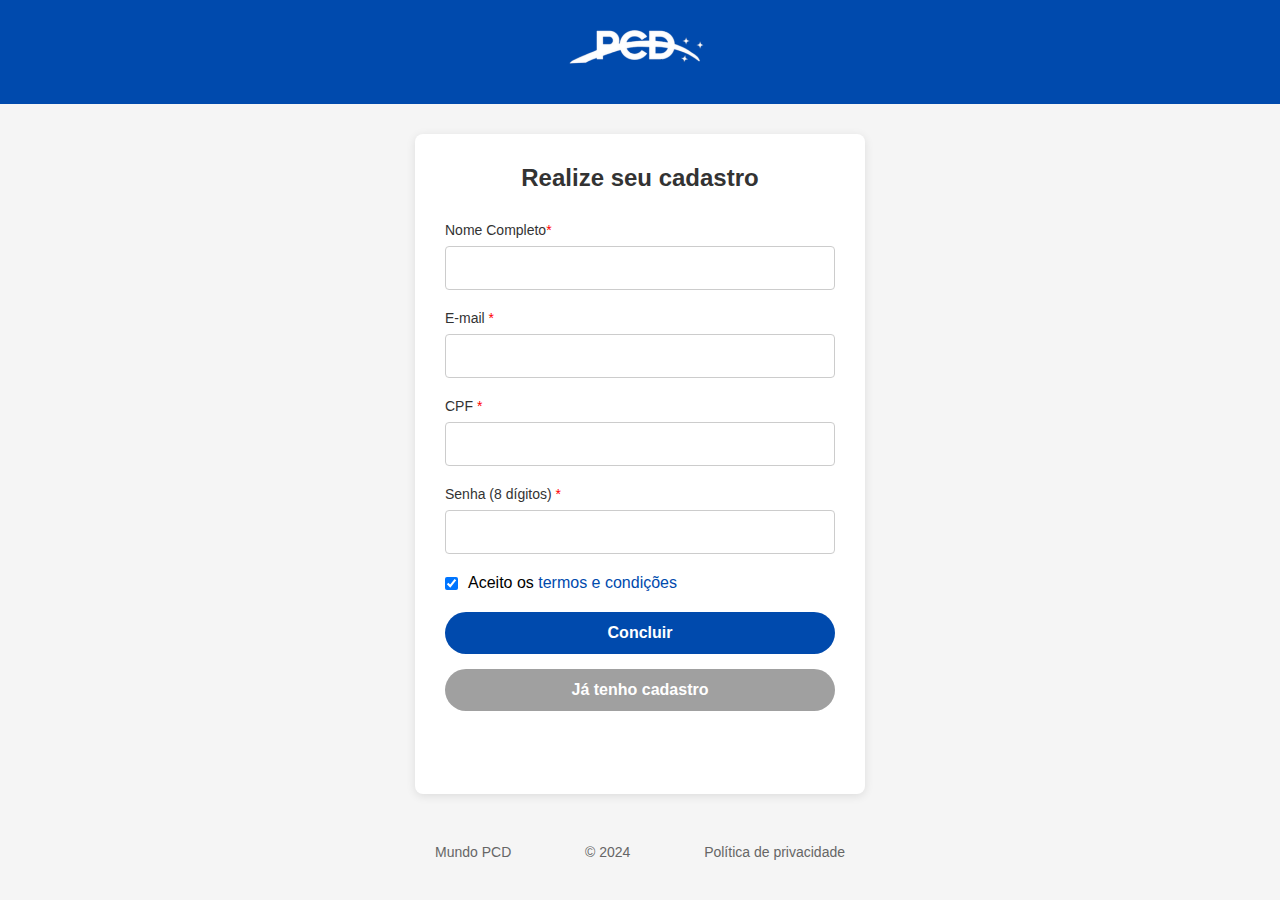
<file: Front-End Mundo PCD/cadastro.html>
<!DOCTYPE html>
<html lang="pt-BR">
<head>
    <meta charset="UTF-8">
    <meta name="viewport" content="width=device-width, initial-scale=1.0">
    <title>Mundo PCD - Realize seu cadastro</title>
    <link rel="stylesheet" href="CSS/pg_cadastro.css">
</head>
<body class="auth-page">
    <div class="auth-container">
        <div class="logo-container">
            <div class="logo">
                <img src="Images/logo_pcd_container.png" alt="Logo PCD" class="pcd-logo">
            </div>
        </div>
        
        <div class="auth-card">
            <h1>Realize seu cadastro</h1>
            
            <form class="auth-form">
                <div class="form-group">
                    <label for="nome">Nome Completo<span class="required">*</span></label>
                    <input type="text" id="nome-candidato" class="form-control">
                </div>

                <div class="form-group">
                    <label for="email">E-mail <span class="required">*</span></label>
                    <input type="email" id="email" class="form-control">
                </div>
                
                <div class="form-group">
                    <label for="cpf">CPF <span class="required">*</span></label>
                    <input type="text" id="cpf" class="form-control" >
                </div>

                <div class="form-group">
                    <label for="password">Senha (8 dígitos) <span class="required">*</span></label>
                    <input type="password" id="password" class="form-control" >
                </div>
                
                <div class="form-check">
                    <input type="checkbox" id="terms" checked>
                    <label for="terms">Aceito os <a href="#" class="terms-link">termos e condições</a></label>
                </div>
                
                <a href="pg_login.html"><button type="submit" class="btn-blue">Concluir</button></a>
                
                <a href="pg_login.html"><button type="button" class="btn-gray">Já tenho cadastro</button></a>
            </form>
        </div>
        
        <footer class="auth-footer">
            <div>Mundo PCD</div>
            <div>&copy; 2024</div>
            <div><a href="politica_privacidade.html">Política de privacidade</a></div>
        </footer>
    </div>
</body>
</html>
</file>
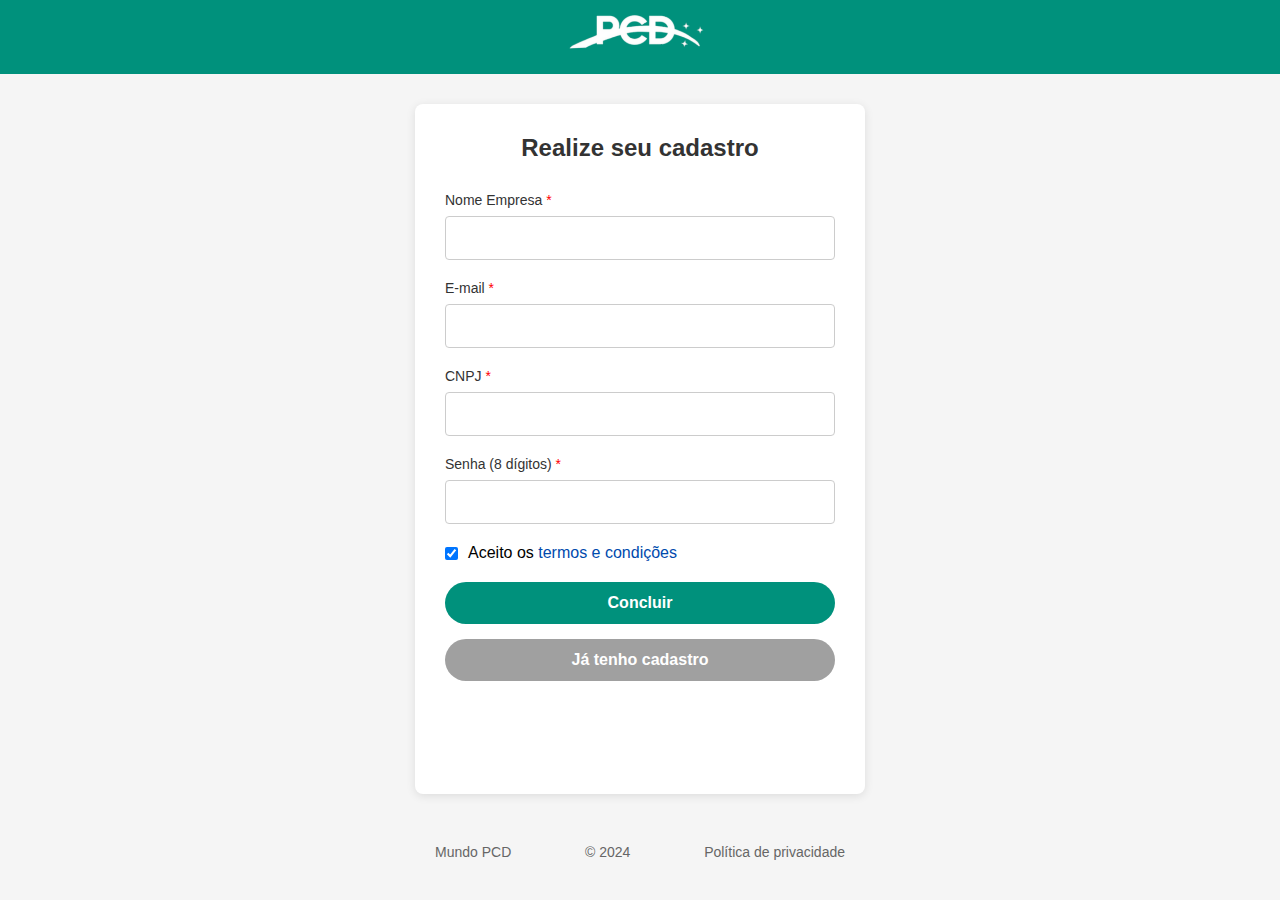
<file: Front-End Mundo PCD/cadastro_empresa.html>
<!DOCTYPE html>
<html lang="pt-BR">
<head>
    <meta charset="UTF-8">
    <meta name="viewport" content="width=device-width, initial-scale=1.0">
    <title>Mundo PCD - Cadastre Sua Empresa</title>
    <link rel="stylesheet" href="CSS/cadastro_empresa.css">
</head>
<body class="auth-page">
    <div class="auth-container">
        <div class="logo-container">
            <div class="logo">
                <img src="Images/logo_pcd_container.png" alt="Logo PCD" class="pcd-logo">
            </div>
        </div>
        
        <div class="auth-card">
            <h1>Realize seu cadastro</h1>
            
            <form class="auth-form">
                <div class="form-group">
                    <label for="email">Nome Empresa <span class="required">*</span></label>
                    <input type="email" id="nome-empresa" class="form-control">
                </div>

                <div class="form-group">
                    <label for="email">E-mail <span class="required">*</span></label>
                    <input type="email" id="email-empresa" class="form-control">
                </div>

                <div class="form-group">
                    <label for="cpf">CNPJ <span class="required">*</span></label>
                    <input type="text" id="cnpj" class="form-control" >
                </div>
                
                <div class="form-group">
                    <label for="password">Senha (8 dígitos) <span class="required">*</span></label>
                    <input type="password" id="password-empresa" class="form-control" >
                </div>
                
                
                <div class="form-check">
                    <input type="checkbox" id="terms" checked>
                    <label for="terms">Aceito os <a href="#" class="terms-link">termos e condições</a></label>
                </div>
                
                <button type="submit" class="btn-blue">Concluir</button>
                
                <button type="button" class="btn-gray">Já tenho cadastro</button>
            </form>
        </div>
        
        <footer class="auth-footer">
            <div>Mundo PCD</div>
            <div>&copy; 2024</div>
            <div><a href="#">Política de privacidade</a></div>
        </footer>
    </div>
</body>
</html>
</file>
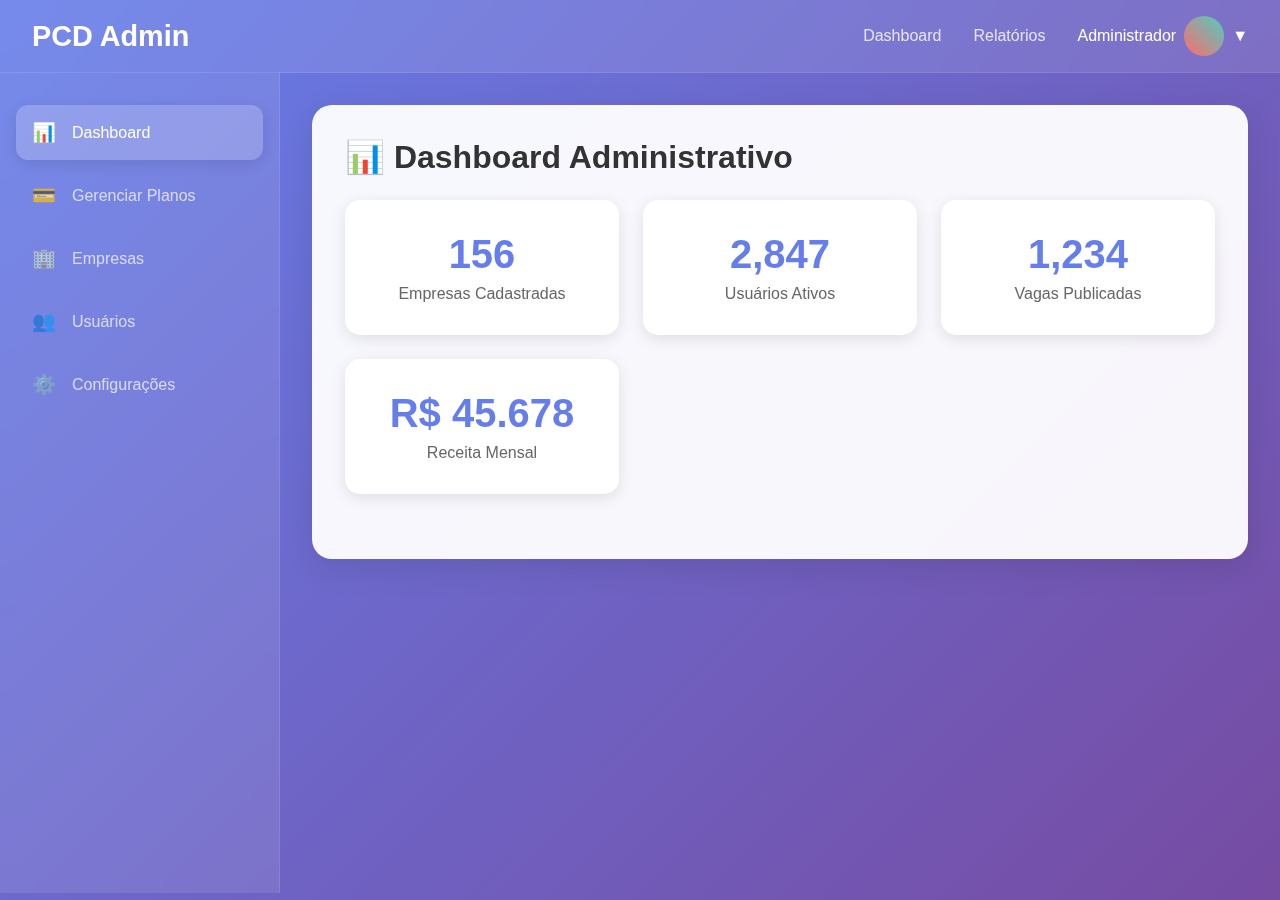
<file: Front-End Mundo PCD/dashboard_adm.html>
<!DOCTYPE html>
<html lang="pt-BR">
<head>
    <meta charset="UTF-8">
    <meta name="viewport" content="width=device-width, initial-scale=1.0">
    <title>Dashboard Administrador - PCD</title>
    <link rel="stylesheet" href="CSS/dashboard_adm.css">
</head>
<body>
    <header class="header">
        <a href="#" class="logo">PCD Admin</a>
        <div class="nav-menu">
            <a href="#" class="nav-link">Dashboard</a>
            <a href="#" class="nav-link">Relatórios</a>
            <div class="user-profile">
                <span>Administrador</span>
                <div class="profile-pic"></div>
                <span class="dropdown-arrow">▼</span>
            </div>
        </div>
    </header>

    <div class="container">
        <div class="sidebar">
            <div class="menu-item active" data-section="dashboard">
                <div class="menu-icon">📊</div>
                Dashboard
            </div>
            <div class="menu-item" data-section="planos">
                <div class="menu-icon">💳</div>
                Gerenciar Planos
            </div>
            <div class="menu-item" data-section="empresas">
                <div class="menu-icon">🏢</div>
                Empresas
            </div>
            <div class="menu-item" data-section="usuarios">
                <div class="menu-icon">👥</div>
                Usuários
            </div>
            <div class="menu-item" data-section="configuracoes">
                <div class="menu-icon">⚙️</div>
                Configurações
            </div>
        </div>

        <div class="content">
            <!-- Dashboard -->
            <div class="content-section active" id="dashboard">
                <div class="dashboard-card">
                    <h2 class="card-title">📊 Dashboard Administrativo</h2>
                    
                    <div class="stats-grid">
                        <div class="stat-card">
                            <div class="stat-number">156</div>
                            <div class="stat-label">Empresas Cadastradas</div>
                        </div>
                        <div class="stat-card">
                            <div class="stat-number">2,847</div>
                            <div class="stat-label">Usuários Ativos</div>
                        </div>
                        <div class="stat-card">
                            <div class="stat-number">1,234</div>
                            <div class="stat-label">Vagas Publicadas</div>
                        </div>
                        <div class="stat-card">
                            <div class="stat-number">R$ 45.678</div>
                            <div class="stat-label">Receita Mensal</div>
                        </div>
                    </div>
                </div>
            </div>

            <!-- Gerenciar Planos -->
            <div class="content-section" id="planos">
                <div class="dashboard-card">
                    <div class="card-header">
                        <h2 class="card-title">💳 Gerenciar Planos</h2>
                        <button class="btn" onclick="openModal('addPlanModal')">+ Adicionar Plano</button>
                    </div>
                    
                    <div id="alertContainer"></div>
                    
                    <div class="plans-grid" id="plansGrid">
                        <!-- Planos serão carregados aqui -->
                    </div>
                </div>
            </div>

            <!-- Empresas -->
            <div class="content-section" id="empresas">
                <div class="dashboard-card">
                    <h2 class="card-title">🏢 Empresas Cadastradas</h2>
                    <p>Funcionalidade em desenvolvimento...</p>
                </div>
            </div>

            <!-- Usuários -->
            <div class="content-section" id="usuarios">
                <div class="dashboard-card">
                    <h2 class="card-title">👥 Usuários do Sistema</h2>
                    <p>Funcionalidade em desenvolvimento...</p>
                </div>
            </div>

            <!-- Configurações -->
            <div class="content-section" id="configuracoes">
                <div class="dashboard-card">
                    <h2 class="card-title">⚙️ Configurações do Sistema</h2>
                    <p>Funcionalidade em desenvolvimento...</p>
                </div>
            </div>
        </div>
    </div>

    <!-- Modal para Adicionar/Editar Plano -->
    <div id="addPlanModal" class="modal">
        <div class="modal-content">
            <span class="close" onclick="closeModal('addPlanModal')">&times;</span>
            <h3 id="modalTitle">Adicionar Novo Plano</h3>
            
            <form id="planForm">
                <div class="form-container">
                    <div class="form-group">
                        <label class="form-label required">Nome do Plano:</label>
                        <input type="text" id="planName" class="form-input" required>
                    </div>
                    
                    <div class="form-group">
                        <label class="form-label required">Preço (R$):</label>
                        <input type="number" id="planPrice" class="form-input" step="0.01" required>
                    </div>
                    
                    <div class="form-group">
                        <label class="form-label required">Período:</label>
                        <select id="planPeriod" class="form-input" required>
                            <option value="">Selecione</option>
                            <option value="mensal">Mensal</option>
                            <option value="anual">Anual</option>
                        </select>
                    </div>
                    
                    <div class="form-group">
                        <label class="form-label required">Limite de Vagas:</label>
                        <input type="number" id="planJobLimit" class="form-input" required>
                    </div>
                    
                    <div class="form-group full-width">
                        <label class="form-label required">Recursos (um por linha):</label>
                        <textarea id="planFeatures" class="form-textarea" rows="6" placeholder="Digite cada recurso em uma linha separada" required></textarea>
                    </div>
                </div>
                
                <div style="display: flex; justify-content: flex-end; gap: 1rem; margin-block-start: 2rem;">
                    <button type="button" class="btn btn-secondary" onclick="closeModal('addPlanModal')">Cancelar</button>
                    <button type="submit" class="btn">Salvar Plano</button>
                </div>
            </form>
        </div>
    </div>

    <script>
        // Dados dos planos (simulação de banco de dados)
        let plans = [
            {
                id: 1,
                name: 'Básico',
                price: 99.90,
                period: 'mensal',
                jobLimit: 10,
                features: ['Até 10 vagas simultâneas', 'Suporte básico', 'Relatórios simples']
            },
            {
                id: 2,
                name: 'Profissional',
                price: 199.90,
                period: 'mensal',
                jobLimit: 25,
                features: ['Até 25 vagas simultâneas', 'Suporte prioritário', 'Relatórios avançados', 'Destaque nas vagas']
            },
            {
                id: 3,
                name: 'Ouro',
                price: 299.90,
                period: 'mensal',
                jobLimit: 50,
                features: ['Até 50 vagas simultâneas', 'Acesso a banco de currículos', 'Relatórios avançados', 'Suporte prioritário', 'Destaque nas vagas']
            }
        ];

        let editingPlanId = null;

        // Função para mostrar seções
        function showSection(sectionId) {
            document.querySelectorAll('.menu-item').forEach(item => {
                item.classList.remove('active');
            });
            
            document.querySelectorAll('.content-section').forEach(section => {
                section.classList.remove('active');
            });
            
            document.getElementById(sectionId).classList.add('active');
            document.querySelector(`[data-section="${sectionId}"]`).classList.add('active');
        }

        // Event listeners para o menu
        document.querySelectorAll('.menu-item').forEach(item => {
            item.addEventListener('click', function() {
                const sectionToShow = this.getAttribute('data-section');
                showSection(sectionToShow);
            });
        });

        // Funções para modal
        function openModal(modalId) {
            document.getElementById(modalId).style.display = 'block';
        }

        function closeModal(modalId) {
            document.getElementById(modalId).style.display = 'none';
            resetForm();
        }

        function resetForm() {
            document.getElementById('planForm').reset();
            document.getElementById('modalTitle').textContent = 'Adicionar Novo Plano';
            editingPlanId = null;
        }

        // Função para renderizar planos
        function renderPlans() {
            const plansGrid = document.getElementById('plansGrid');
            plansGrid.innerHTML = '';

            plans.forEach(plan => {
                const planCard = document.createElement('div');
                planCard.className = 'plan-card';
                planCard.innerHTML = `
                    <div class="plan-header">
                        <div class="plan-name">${plan.name}</div>
                        <div>
                            <div class="plan-price">R$ ${plan.price.toFixed(2).replace('.', ',')}</div>
                            <div class="plan-price-period">/${plan.period}</div>
                        </div>
                    </div>
                    <ul class="plan-features">
                        ${plan.features.map(feature => `<li>${feature}</li>`).join('')}
                    </ul>
                    <div class="plan-actions">
                        <button class="btn" onclick="editPlan(${plan.id})">Editar</button>
                        <button class="btn btn-danger" onclick="deletePlan(${plan.id})">Remover</button>
                    </div>
                `;
                plansGrid.appendChild(planCard);
            });
        }

        // Função para adicionar/editar plano
        document.getElementById('planForm').addEventListener('submit', function(e) {
            e.preventDefault();
            
            const planData = {
                name: document.getElementById('planName').value,
                price: parseFloat(document.getElementById('planPrice').value),
                period: document.getElementById('planPeriod').value,
                jobLimit: parseInt(document.getElementById('planJobLimit').value),
                features: document.getElementById('planFeatures').value.split('\n').filter(f => f.trim())
            };

            if (editingPlanId) {
                // Editar plano existente
                const planIndex = plans.findIndex(p => p.id === editingPlanId);
                plans[planIndex] = { ...plans[planIndex], ...planData };
                showAlert('Plano atualizado com sucesso!', 'success');
            } else {
                // Adicionar novo plano
                const newPlan = {
                    id: Date.now(),
                    ...planData
                };
                plans.push(newPlan);
                showAlert('Plano adicionado com sucesso!', 'success');
            }

            renderPlans();
            closeModal('addPlanModal');
        });

        // Função para editar plano
        function editPlan(planId) {
            const plan = plans.find(p => p.id === planId);
            if (!plan) return;

            editingPlanId = planId;
            document.getElementById('modalTitle').textContent = 'Editar Plano';
            document.getElementById('planName').value = plan.name;
            document.getElementById('planPrice').value = plan.price;
            document.getElementById('planPeriod').value = plan.period;
            document.getElementById('planJobLimit').value = plan.jobLimit;
            document.getElementById('planFeatures').value = plan.features.join('\n');

            openModal('addPlanModal');
        }

        // Função para deletar plano
        function deletePlan(planId) {
            if (confirm('Tem certeza que deseja remover este plano?')) {
                plans = plans.filter(p => p.id !== planId);
                renderPlans();
                showAlert('Plano removido com sucesso!', 'success');
            }
        }

        // Função para mostrar alertas
        function showAlert(message, type) {
            const alertContainer = document.getElementById('alertContainer');
            const alert = document.createElement('div');
            alert.className = `alert alert-${type}`;
            alert.textContent = message;
            
            alertContainer.appendChild(alert);
            
            setTimeout(() => {
                alert.remove();
            }, 5000);
        }

        // Fechar modal ao clicar fora
        window.onclick = function(event) {
            const modals = document.querySelectorAll('.modal');
            modals.forEach(modal => {
                if (event.target === modal) {
                    modal.style.display = 'none';
                    resetForm();
                }
            });
        }

        // Inicializar página
        document.addEventListener('DOMContentLoaded', function() {
            renderPlans();
        });
    </script>
</body>
</html>
</file>
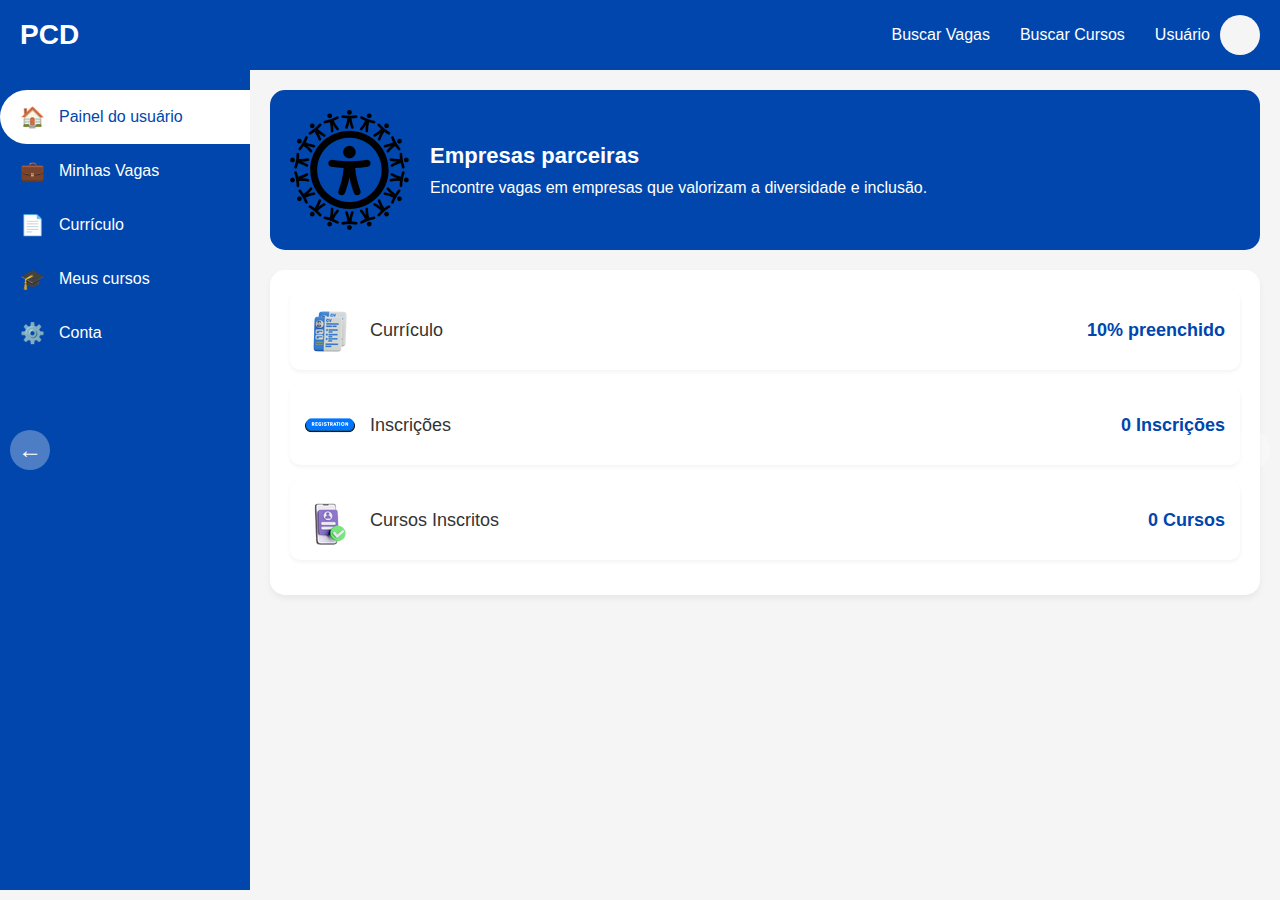
<file: Front-End Mundo PCD/dashboard_candidato.html>
<!DOCTYPE html>
<html lang="pt-BR">
<head>
    <meta charset="UTF-8">
    <meta name="viewport" content="width=device-width, initial-scale=1.0">
    <title>Dashboard PCD</title>
    <link rel="stylesheet" href="CSS/dashboard_candidato.css">
</head>
<body>
    <header class="header">
        <a href="#" class="logo">PCD</a>
        <div class="nav-menu">
            <a href="pg_vagas.html" class="nav-link">Buscar Vagas</a>
            <a href="pg_cursos.html" class="nav-link">Buscar Cursos</a>
            <div class="user-profile">
                <span>Usuário</span>
                <div class="profile-pic"></div>
            </div>
        </div>
    </header>
    <div class="container">
        <div class="sidebar">
            <div class="menu-item active" data-section="panel">
                <div class="menu-icon">🏠</div>
                Painel do usuário
            </div>
            <div class="menu-item" data-section="vagas">
                <div class="menu-icon">💼</div>
                Minhas Vagas
            </div>
            <div class="menu-item" data-section="curriculo">
                <div class="menu-icon">📄</div>
                Currículo
            </div>
            <div class="menu-item" data-section="cursos">
                <div class="menu-icon">🎓</div>
                Meus cursos
            </div>
            <div class="menu-item" data-section="conta">
                <div class="menu-icon">⚙️</div>
                Conta
            </div>
        </div>
        <div class="content">
            <div class="content-section active" id="panel">
                <div class="featured-content">
                    <img src="Images/icon_dashboard.png" alt="Accessibility Icon" class="featured-image">
                    <div>
                        <h2 class="featured-title">Empresas parceiras</h2>
                        <p>Encontre vagas em empresas que valorizam a diversidade e inclusão.</p>
                    </div>
                    <div class="nav-buttons">
                        <button class="nav-button">←</button>
                        <button class="nav-button">→</button>
                    </div>
                </div>

                <div class="dashboard-card">
                    <div class="status-card">
                        <img src="Images/icon_curriculo.png" alt="Profile Icon" class="status-icon">
                        <div class="status-info">
                            <div class="status-title">Currículo</div>
                        </div>
                        <div class="status-value">10% preenchido</div>
                    </div>

                    <div class="status-card">
                        <img src="Images/icon_inscrição.png" alt="Applications Icon" class="status-icon">
                        <div class="status-info">
                            <div class="status-title">Inscrições</div>
                        </div>
                        <div class="status-value">0 Inscrições</div>
                    </div>

                    <div class="status-card">
                        <img src="Images/icon_inscrições.png" alt="Courses Icon" class="status-icon">
                        <div class="status-info">
                            <div class="status-title">Cursos Inscritos</div>
                        </div>
                        <div class="status-value">0 Cursos</div>
                    </div>
                </div>
            </div>
            <div class="content-section" id="vagas">
                <div class="dashboard-card">
                    <h2 class="card-title">Vagas Inscritas</h2>
                    <div class="card-content">
                        <p>0 Inscrições</p>
                    </div>
                </div>
            </div>
            <div class="content-section" id="curriculo">
                <div class="dashboard-card">
                    <div class="tab-buttons">
                        <button class="tab-button active">Dados Pessoais</button>
                    </div>

                    <div class="profile-section">
                        <div class="profile-photo">Definir foto</div>
                        <div>
                            <h3>Usuário</h3>
                            <div class="form-group">
                                <label class="form-label required">Nome social:</label>
                                <input type="text" class="form-input">
                            </div>
                            <div class="form-group">
                                <label class="form-label required">Anexar Currículo:</label>
                                <div style="display: flex; gap: 10px; align-items: center;">
                                    <input type="file" class="form-input">
                                    <button class="btn">Adicionar</button>
                                </div>
                            </div>                            
                        </div>
                    </div>

                    <div class="form-container">
                        <div class="form-group">
                            <label class="form-label required">CPF:</label>
                            <input type="text" class="form-input" value="" placeholder="000.000.000-00">
                        </div>
                        <div class="form-group">
                            <label class="form-label required">RG:</label>
                            <input type="text" class="form-input">
                        </div>
                        <div class="form-group">
                            <label class="form-label required">Data de expedição:</label>
                            <input type="date" class="form-input">
                        </div>
                        <div class="form-group">
                            <label class="form-label required">Estado:</label>
                            <input type="text" class="form-input">
                        </div>
                        <div class="form-group">
                            <label class="form-label required">Data de nascimento:</label>
                            <input type="date" class="form-input">
                        </div>
                        <div class="form-group">
                            <label class="form-label required">Estado civil:</label>
                            <input type="text" class="form-input">
                        </div>
                        <div class="form-group">
                            <label class="form-label required">Gênero:</label>
                            <input type="text" class="form-input">
                        </div>
                        <div class="form-group">
                            <label class="form-label required">Orientação sexual:</label>
                            <input type="text" class="form-input">
                        </div>
                        <div class="form-group full-width">
                            <label class="form-label required">Mãe:</label>
                            <input type="text" class="form-input">
                        </div>
                        <div class="form-group full-width">
                            <label class="form-label">Pai:</label>
                            <input type="text" class="form-input">
                        </div>
                    </div>
                    
                    <div class="form-row">
                            <div class="form-group">
                                <label class="form-label required">País:</label>
                                <input type="text" class="form-input">
                            </div>
                            <div class="form-group">
                                <label class="form-label required">Estado:</label>
                                <input type="text" class="form-input">
                            </div>
                        </div>

                        <div class="form-row">
                            <div class="form-group">
                                <label class="form-label required">CEP:</label>
                                <input type="text" class="form-input">
                            </div>
                            <div class="form-group">
                                <label class="form-label required">Cidade:</label>
                                <input type="text" class="form-input">
                            </div>
                        </div>

                        <div class="form-row">
                            <div class="form-group" style="flex-grow: 3;">
                                <label class="form-label required">Rua:</label>
                                <input type="text" class="form-input">
                            </div>
                            <div class="form-group small">
                                <label class="form-label">Número:</label>
                                <input type="text" class="form-input">
                            </div>
                            <div class="form-group">
                                <label class="form-label">Complemento:</label>
                                <input type="text" class="form-input">
                            </div>
                        </div>
                        <div class="form-group full-width">
                             <label class="form-label required">Telefone:</label>
                             <input type="tel" class="form-input" placeholder="(99) 99999-9999">
                        </div>
                            <div class="form-group full-width">
                                <label class="form-label required">E-mail:</label>
                                <input type="email" class="form-input" placeholder="seuemail@gmail.com">
                            </div>
                        </div>
                    <div style="display: flex; justify-content: flex-end; margin-block-start: 20px;">
                        <a href=""><button class="btn-next">Avançar</button></a>
                    </div>
                </div>
            <div class="content-section" id="cursos">
                <div class="dashboard-card">
                    <h2 class="card-title">Meus Cursos</h2>
                    <div class="card-content">
                        <p>Você ainda não está inscrito em nenhum curso.</p>
                    </div>
                </div>
            </div>
            <div class="content-section" id="conta">
                <div class="dashboard-card">
                    <h2 class="card-title">Configurações da Conta</h2>
                    <div class="card-content">
                        <div class="form-group">
                            <label class="form-label">Email:</label>
                            <input type="email" class="form-input">
                        </div>
                        <div class="form-group">
                            <label class="form-label">Senha atual:</label>
                            <input type="password" class="form-input">
                        </div>
                        <div class="form-group">
                            <label class="form-label">Nova senha:</label>
                            <input type="password" class="form-input">
                        </div>
                        <div class="form-group">
                            <label class="form-label">Confirmar nova senha:</label>
                            <input type="password" class="form-input">
                        </div>
                        <button class="btn" style="margin-block-start: 15px;">Salvar alterações</button>
                    </div>
                </div>
            </div>
        </div>
    </div>
    <script>
        document.querySelectorAll('.menu-item').forEach(item => {
            item.addEventListener('click', function() {
                document.querySelectorAll('.menu-item').forEach(menuItem => {
                    menuItem.classList.remove('active');
                });
                this.classList.add('active');
                const sectionToShow = this.getAttribute('data-section');
                document.querySelectorAll('.content-section').forEach(section => {
                    section.classList.remove('active');
                });
                document.getElementById(sectionToShow).classList.add('active');
            });
        });
    </script>
</body>
</html>
</file>
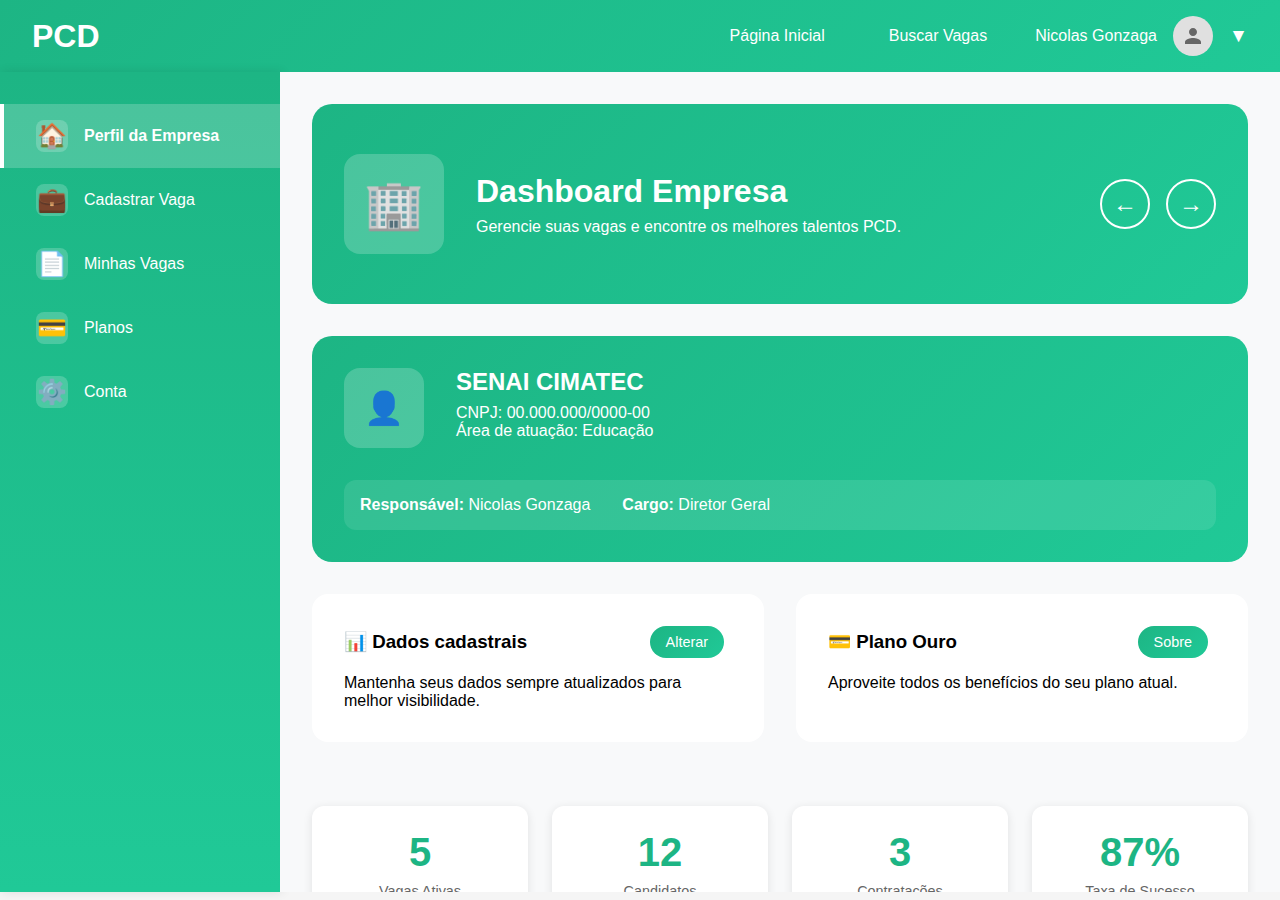
<file: Front-End Mundo PCD/dashboard_empresa.html>
<!DOCTYPE html>
<html lang="pt-BR">
<head>
    <meta charset="UTF-8">
    <meta name="viewport" content="width=device-width, initial-scale=1.0">
    <title>Dashboard PCD - Empresa</title>
    <link rel="stylesheet" href="CSS/dashboard_empresa.css">
</head>
<body>
    <header class="header">
        <a href="#" class="logo">PCD</a>
        <div class="nav-menu">
            <a href="pg_inicial.html" class="nav-link">Página Inicial</a>
            <a href="pg_buscar_vagas.html" class="nav-link">Buscar Vagas</a>
            <div class="user-profile">
                <span>Nicolas Gonzaga</span>
                <div class="profile-pic"></div>
                <span class="dropdown-arrow">▼</span>
            </div>
        </div>
    </header>

    <div class="container">
        <div class="sidebar">
            <div class="menu-item active" data-section="perfil">
                <div class="menu-icon">🏠</div>
                Perfil da Empresa
            </div>
            <div class="menu-item" data-section="cadastrar">
                <div class="menu-icon">💼</div>
                Cadastrar Vaga
            </div>
            <div class="menu-item" data-section="vagas">
                <div class="menu-icon">📄</div>
                Minhas Vagas
            </div>
            <div class="menu-item" data-section="planos">
                <div class="menu-icon">💳</div>
                Planos
            </div>
            <div class="menu-item" data-section="conta">
                <div class="menu-icon">⚙️</div>
                Conta
            </div>
        </div>

        <div class="content">
            <!-- Perfil da Empresa -->
            <div class="content-section active" id="perfil">
                <div class="featured-content">
                    <div class="featured-image">🏢</div>
                    <div>
                        <h2 class="featured-title">Dashboard Empresa</h2>
                        <p>Gerencie suas vagas e encontre os melhores talentos PCD.</p>
                    </div>
                    <div class="nav-buttons">
                        <button class="nav-button">←</button>
                        <button class="nav-button">→</button>
                    </div>
                </div>

                <div class="company-info">
                    <div class="company-card">
                        <div class="company-logo">👤</div>
                        <div class="company-details">
                            <h3>SENAI CIMATEC</h3>
                            <p>CNPJ: 00.000.000/0000-00</p>
                            <p>Área de atuação: Educação</p>
                        </div>
                    </div>
                    <div class="company-meta">
                        <div>
                            <strong>Responsável:</strong> Nicolas Gonzaga
                        </div>
                        <div>
                            <strong>Cargo:</strong> Diretor Geral
                        </div>
                    </div>
                </div>

                <div class="dashboard-cards">
                    <div class="info-section">
                        <div class="info-header">
                            <h3>📊 Dados cadastrais</h3>
                            <button class="btn btn-action">Alterar</button>
                        </div>
                        <p>Mantenha seus dados sempre atualizados para melhor visibilidade.</p>
                    </div>

                    <div class="info-section">
                        <div class="info-header">
                            <h3>💳 Plano Ouro</h3>
                            <button class="btn btn-action"><a href="planos_empresa.html">Sobre</a></button>
                        </div>
                        <p>Aproveite todos os benefícios do seu plano atual.</p>
                    </div>
                </div>

                <div class="stats-grid">
                    <div class="stat-card">
                        <div class="stat-number">5</div>
                        <div class="stat-label">Vagas Ativas</div>
                    </div>
                    <div class="stat-card">
                        <div class="stat-number">12</div>
                        <div class="stat-label">Candidatos</div>
                    </div>
                    <div class="stat-card">
                        <div class="stat-number">3</div>
                        <div class="stat-label">Contratações</div>
                    </div>
                    <div class="stat-card">
                        <div class="stat-number">87%</div>
                        <div class="stat-label">Taxa de Sucesso</div>
                    </div>
                </div>
            </div>

            <!-- Cadastrar Vaga -->
            <div class="content-section" id="cadastrar">
                <div class="dashboard-card">
                    <h2 class="card-title">Cadastrar Nova Vaga</h2>
                    
                    <div class="form-container">
                        <div class="form-group">
                            <label class="form-label required">Título da Vaga:</label>
                            <input type="text" class="form-input" placeholder="Ex: Desenvolvedor Frontend">
                        </div>
                        
                        <div class="form-group">
                            <label class="form-label required">Área de Atuação:</label>
                            <select class="form-input">
                                <option>Selecione uma área</option>
                                <option>Tecnologia</option>
                                <option>Administração</option>
                                <option>Vendas</option>
                                <option>Marketing</option>
                                <option>Recursos Humanos</option>
                            </select>
                        </div>

                        <div class="form-group">
                            <label class="form-label required">Tipo de Contrato:</label>
                            <select class="form-input">
                                <option>CLT</option>
                                <option>PJ</option>
                                <option>Estágio</option>
                                <option>Temporário</option>
                            </select>
                        </div>

                        <div class="form-group">
                            <label class="form-label required">Modalidade:</label>
                            <select class="form-input">
                                <option>Presencial</option>
                                <option>Remoto</option>
                                <option>Híbrido</option>
                            </select>
                        </div>

                        <div class="form-group">
                            <label class="form-label required">Salário:</label>
                            <input type="text" class="form-input" placeholder="R$ 0,00">
                        </div>

                        <div class="form-group">
                            <label class="form-label required">Localização:</label>
                            <input type="text" class="form-input" placeholder="Cidade, Estado">
                        </div>

                        <div class="form-group full-width">
                            <label class="form-label required">Descrição da Vaga:</label>
                            <textarea class="form-textarea" rows="5" placeholder="Descreva as responsabilidades e requisitos da vaga..."></textarea>
                        </div>

                        <div class="form-group full-width">
                            <label class="form-label required">Requisitos:</label>
                            <textarea class="form-textarea" rows="4" placeholder="Liste os requisitos obrigatórios e desejáveis..."></textarea>
                        </div>

                        <div class="form-group full-width">
                            <label class="form-label">Benefícios:</label>
                            <textarea class="form-textarea" rows="3" placeholder="Descreva os benefícios oferecidos..."></textarea>
                        </div>
                    </div>

                    <div style="display: flex; justify-content: flex-end; gap: 1rem; margin-block-start: 2rem;">
                        <button class="btn btn-secondary">Salvar Rascunho</button>
                        <button class="btn-next">Publicar Vaga</button>
                    </div>
                </div>
            </div>

            <!-- Minhas Vagas -->
            <div class="content-section" id="vagas">
                <div class="dashboard-card">
                    <div class="card-header">
                        <h2 class="card-title">Minhas Vagas</h2>
                        <button class="btn" onclick="showSection('cadastrar')">+ Nova Vaga</button>
                    </div>
                    
                    <div class="job-list">
                        <div class="job-item">
                            <div class="item-header">
                                <div>
                                    <div class="item-title">Desenvolvedor Frontend</div>
                                    <div class="item-meta">Publicada há 3 dias • 8 candidatos</div>
                                </div>
                                <div>
                                    <span class="status-badge status-active">Ativa</span>
                                    <div class="item-actions">
                                        <button class="btn btn-action">Ver Candidatos</button>
                                        <button class="btn btn-action btn-secondary">Editar</button>
                                    </div>
                                </div>
                            </div>
                            <p>Desenvolvedor Frontend React com experiência em TypeScript...</p>
                        </div>

                        <div class="job-item">
                            <div class="item-header">
                                <div>
                                    <div class="item-title">Analista de Marketing</div>
                                    <div class="item-meta">Publicada há 1 semana • 15 candidatos</div>
                                </div>
                                <div>
                                    <span class="status-badge status-active">Ativa</span>
                                    <div class="item-actions">
                                        <button class="btn btn-action">Ver Candidatos</button>
                                        <button class="btn btn-action btn-secondary">Editar</button>
                                    </div>
                                </div>
                            </div>
                            <p>Profissional para atuar com marketing digital e estratégias...</p>
                        </div>

                        <div class="job-item">
                            <div class="item-header">
                                <div>
                                    <div class="item-title">Designer UX/UI</div>
                                    <div class="item-meta">Publicada há 2 semanas • 12 candidatos</div>
                                </div>
                                <div>
                                    <span class="status-badge status-inactive">Pausada</span>
                                    <div class="item-actions">
                                        <button class="btn btn-action">Ver Candidatos</button>
                                        <button class="btn btn-action btn-secondary">Reativar</button>
                                    </div>
                                </div>
                            </div>
                            <p>Designer para criar interfaces intuitivas e acessíveis...</p>
                        </div>
                    </div>
                </div>
            </div>

            <!-- Planos -->
            <div class="content-section" id="planos">
                <div class="dashboard-card">
                    <h2 class="card-title">Gerenciar Planos</h2>
                    
                    <div class="info-card">
                        <div class="info-header">
                            <h3>Plano Atual: Ouro</h3>
                            <span class="status-badge status-active">Ativo</span>
                        </div>
                        <p><strong>Renovação:</strong> 26/06/2025</p>
                        <p><strong>Valor:</strong> R$ 299,90/mês</p>
                        
                        <ul class="plan-features">
                            <li>Até 50 vagas simultâneas</li>
                            <li>Acesso a banco de currículos</li>
                            <li>Relatórios avançados</li>
                            <li>Suporte prioritário</li>
                            <li>Destaque nas vagas</li>
                        </ul>
                        
                        <div style="margin-block-start: 1rem;">
                            <button class="btn"><a href="planos_empresa.html">Alterar Plano</a></button>
                            <button class="btn btn-secondary">Histórico de Pagamentos</button>
                        </div>
                    </div>

                    <div class="stats-grid">
                        <div class="stat-card">
                            <div class="stat-number">15/50</div>
                            <div class="stat-label">Vagas Utilizadas</div>
                        </div>
                        <div class="stat-card">
                            <div class="stat-number">250</div>
                            <div class="stat-label">Visualizações do Perfil</div>
                        </div>
                        <div class="stat-card">
                            <div class="stat-number">89</div>
                            <div class="stat-label">Candidatos Visualizados</div>
                        </div>
                        <div class="stat-card">
                            <div class="stat-number">23</div>
                            <div class="stat-label">Dias Restantes</div>
                        </div>
                    </div>
                </div>
            </div>

            <!-- Conta -->
            <div class="content-section" id="conta">
                <div class="dashboard-card">
                    <h2 class="card-title">Configurações da Conta</h2>
                    
                    <div class="form-container">
                        <div class="form-group">
                            <label class="form-label required">Nome da Empresa:</label>
                            <input type="text" class="form-input" value="SENAI CIMATEC">
                        </div>
                        
                        <div class="form-group">
                            <label class="form-label required">CNPJ:</label>
                            <input type="text" class="form-input" value="00.000.000/0000-00">
                        </div>

                        <div class="form-group">
                            <label class="form-label required">Email:</label>
                            <input type="email" class="form-input" value="contato@senai.com">
                        </div>

                        <div class="form-group">
                            <label class="form-label required">Telefone:</label>
                            <input type="tel" class="form-input" value="(11) 99999-9999">
                        </div>

                        <div class="form-group">
                            <label class="form-label required">Responsável:</label>
                            <input type="text" class="form-input" value="Nicolas Gonzaga">
                        </div>

                        <div class="form-group">
                            <label class="form-label required">Cargo do Responsável:</label>
                            <input type="text" class="form-input" value="Diretor Geral">
                        </div>

                        <div class="form-group full-width">
                            <label class="form-label required">Endereço:</label>
                            <input type="text" class="form-input" placeholder="Rua, número, bairro">
                        </div>

                        <div class="form-group">
                            <label class="form-label">Cidade:</label>
                            <input type="text" class="form-input" placeholder="Salvador">
                        </div>

                        <div class="form-group">
                            <label class="form-label">Estado:</label>
                            <select class="form-input">
                                <option>BA</option>
                                <option>SP</option>
                                <option>RJ</option>
                            </select>
                        </div>

                        <div class="form-group full-width">
                            <label class="form-label">Descrição da Empresa:</label>
                            <textarea class="form-textarea" rows="4" placeholder="Descreva sua empresa, missão e valores..."></textarea>
                        </div>
                    </div>

                    <hr style="margin: 2rem 0;">

                    <h3 style="margin-block-end: 1rem;">Alterar Senha</h3>
                    <div class="form-container">
                        <div class="form-group">
                            <label class="form-label">Senha atual:</label>
                            <input type="password" class="form-input">
                        </div>
                        <div class="form-group">
                            <label class="form-label">Nova senha:</label>
                            <input type="password" class="form-input">
                        </div>
                        <div class="form-group">
                            <label class="form-label">Confirmar nova senha:</label>
                            <input type="password" class="form-input">
                        </div>
                    </div>

                    <div style="display: flex; justify-content: flex-end; gap: 1rem; margin-block-start: 2rem;">
                        <button class="btn btn-secondary">Cancelar</button>
                        <button class="btn">Salvar Alterações</button>
                    </div>
                </div>
            </div>
        </div>
    </div>

    <script>
        // Função para mostrar seções
        function showSection(sectionId) {
            // Remove active de todos os itens do menu
            document.querySelectorAll('.menu-item').forEach(item => {
                item.classList.remove('active');
            });
            
            // Remove active de todas as seções
            document.querySelectorAll('.content-section').forEach(section => {
                section.classList.remove('active');
            });
            
            // Adiciona active na seção selecionada
            document.getElementById(sectionId).classList.add('active');
            
            // Adiciona active no item do menu correspondente
            document.querySelector(`[data-section="${sectionId}"]`).classList.add('active');
        }

        // Event listeners para os itens do menu
        document.querySelectorAll('.menu-item').forEach(item => {
            item.addEventListener('click', function() {
                const sectionToShow = this.getAttribute('data-section');
                showSection(sectionToShow);
            });
        });

        // Simulação de funcionalidades específicas
        document.addEventListener('DOMContentLoaded', function() {
            // Botão de alterar dados cadastrais
            const alterarBtn = document.querySelector('.info-section .btn-action');
            if (alterarBtn && alterarBtn.textContent === 'Alterar') {
                alterarBtn.addEventListener('click', function() {
                    showSection('conta');
                });
            }

            // Botão sobre plano
            const sobreBtn = document.querySelector('.info-section:last-of-type .btn-action');
            if (sobreBtn && sobreBtn.textContent === 'Sobre') {
                sobreBtn.addEventListener('click', function() {
                    showSection('planos');
                });
            }

            // Botões de ação nas vagas
            document.querySelectorAll('.job-item .btn-action').forEach(btn => {
                btn.addEventListener('click', function(e) {
                    e.preventDefault();
                    
                    if (this.textContent === 'Ver Candidatos') {
                        alert('Funcionalidade: Ver candidatos da vaga');
                    } else if (this.textContent === 'Editar') {
                        showSection('cadastrar');
                        alert('Carregando dados da vaga para edição...');
                    } else if (this.textContent === 'Reativar') {
                        this.textContent = 'Pausar';
                        const statusBadge = this.closest('.job-item').querySelector('.status-badge');
                        statusBadge.textContent = 'Ativa';
                        statusBadge.className = 'status-badge status-active';
                        alert('Vaga reativada com sucesso!');
                    }
                });
            });

            // Botão publicar vaga
            const publicarBtn = document.querySelector('.btn-next');
            if (publicarBtn && publicarBtn.textContent === 'Publicar Vaga') {
                publicarBtn.addEventListener('click', function() {
                    const titulo = document.querySelector('#cadastrar input[placeholder*="Desenvolvedor"]').value;
                    if (!titulo) {
                        alert('Por favor, preencha o título da vaga.');
                        return;
                    }
                    alert('Vaga publicada com sucesso!');
                    showSection('vagas');
                });
            }

            // Botão salvar rascunho
            const rascunhoBtn = document.querySelector('.btn-secondary');
            if (rascunhoBtn && rascunhoBtn.textContent === 'Salvar Rascunho') {
                rascunhoBtn.addEventListener('click', function() {
                    alert('Rascunho salvo com sucesso!');
                });
            }

            // Botões de navegação do carousel
            const navButtons = document.querySelectorAll('.nav-button');
            navButtons.forEach(btn => {
                btn.addEventListener('click', function() {
                    // Simulação de navegação no carousel
                    alert('Navegando pelo carousel de empresas parceiras...');
                });
            });

            // Botão salvar alterações da conta
            const salvarContaBtn = document.querySelector('#conta .btn:last-of-type');
            if (salvarContaBtn && salvarContaBtn.textContent === 'Salvar Alterações') {
                salvarContaBtn.addEventListener('click', function() {
                    alert('Dados atualizados com sucesso!');
                });
            }

            // Validação de formulários em tempo real
            const inputs = document.querySelectorAll('.form-input');
            inputs.forEach(input => {
                input.addEventListener('blur', function() {
                    if (this.hasAttribute('required') && !this.value) {
                        this.style.borderColor = '#e74c3c';
                    } else {
                        this.style.borderColor = '#e0e0e0';
                    }
                });
                
                input.addEventListener('focus', function() {
                    this.style.borderColor = '#1DB584';
                });
            });

            // Formatação automática de campos
            const cnpjInput = document.querySelector('input[value*="00.000.000/0000-00"]');
            if (cnpjInput) {
                cnpjInput.addEventListener('input', function() {
                    let value = this.value.replace(/\D/g, '');
                    value = value.replace(/^(\d{2})(\d)/, '$1.$2');
                    value = value.replace(/^(\d{2})\.(\d{3})(\d)/, '$1.$2.$3');
                    value = value.replace(/\.(\d{3})(\d)/, '.$1/$2');
                    value = value.replace(/(\d{4})(\d)/, '$1-$2');
                    this.value = value;
                });
            }

            const telefoneInput = document.querySelector('input[value*="(11) 99999-9999"]');
            if (telefoneInput) {
                telefoneInput.addEventListener('input', function() {
                    let value = this.value.replace(/\D/g, '');
                    value = value.replace(/^(\d{2})(\d)/g, '($1) $2');
                    value = value.replace(/(\d)(\d{4})$/, '$1-$2');
                    this.value = value;
                });
            }

            // Contador de caracteres para textareas
            const textareas = document.querySelectorAll('.form-textarea');
            textareas.forEach(textarea => {
                const maxLength = 500;
                textarea.setAttribute('maxlength', maxLength);
                
                const counter = document.createElement('div');
                counter.style.textAlign = 'right';
                counter.style.fontSize = '0.8rem';
                counter.style.color = '#666';
                counter.style.marginTop = '0.25rem';
                
                textarea.parentNode.appendChild(counter);
                
                function updateCounter() {
                    const remaining = maxLength - textarea.value.length;
                    counter.textContent = `${remaining} caracteres restantes`;
                    counter.style.color = remaining < 50 ? '#e74c3c' : '#666';
                }
                
                textarea.addEventListener('input', updateCounter);
                updateCounter();
            });

            // Animações suaves para transições
            const observer = new IntersectionObserver((entries) => {
                entries.forEach(entry => {
                    if (entry.isIntersecting) {
                        entry.target.style.opacity = '1';
                        entry.target.style.transform = 'translateY(0)';
                    }
                });
            });

            document.querySelectorAll('.dashboard-card, .info-section, .stat-card').forEach(el => {
                el.style.opacity = '0';
                el.style.transform = 'translateY(20px)';
                el.style.transition = 'opacity 0.5s ease, transform 0.5s ease';
                observer.observe(el);
            });

            // Efeito de hover nos cards
            document.querySelectorAll('.stat-card').forEach(card => {
                card.addEventListener('mouseenter', function() {
                    this.style.transform = 'translateY(-5px) scale(1.02)';
                });
                
                card.addEventListener('mouseleave', function() {
                    this.style.transform = 'translateY(0) scale(1)';
                });
            });
        });

        // Função para simular upload de arquivos
        function handleFileUpload(input) {
            const files = input.files;
            if (files.length > 0) {
                alert(`Arquivo "${files[0].name}" selecionado com sucesso!`);
            }
        }

        // Auto-save para rascunhos (simulação)
        let autoSaveInterval;
        function startAutoSave() {
            autoSaveInterval = setInterval(() => {
                const currentSection = document.querySelector('.content-section.active');
                if (currentSection && currentSection.id === 'cadastrar') {
                    const inputs = currentSection.querySelectorAll('.form-input, .form-textarea');
                    let hasContent = false;
                    
                    inputs.forEach(input => {
                        if (input.value.trim()) {
                            hasContent = true;
                        }
                    });
                    
                    if (hasContent) {
                        console.log('Auto-salvando rascunho...');
                        // Aqui você implementaria a lógica real de auto-save
                    }
                }
            }, 30000); // Auto-save a cada 30 segundos
        }

        function stopAutoSave() {
            if (autoSaveInterval) {
                clearInterval(autoSaveInterval);
            }
        }

        // Iniciar auto-save quando carregar a página
        startAutoSave();

        // Parar auto-save quando sair da página
        window.addEventListener('beforeunload', stopAutoSave);
    </script>
</body>
</html>
</file>
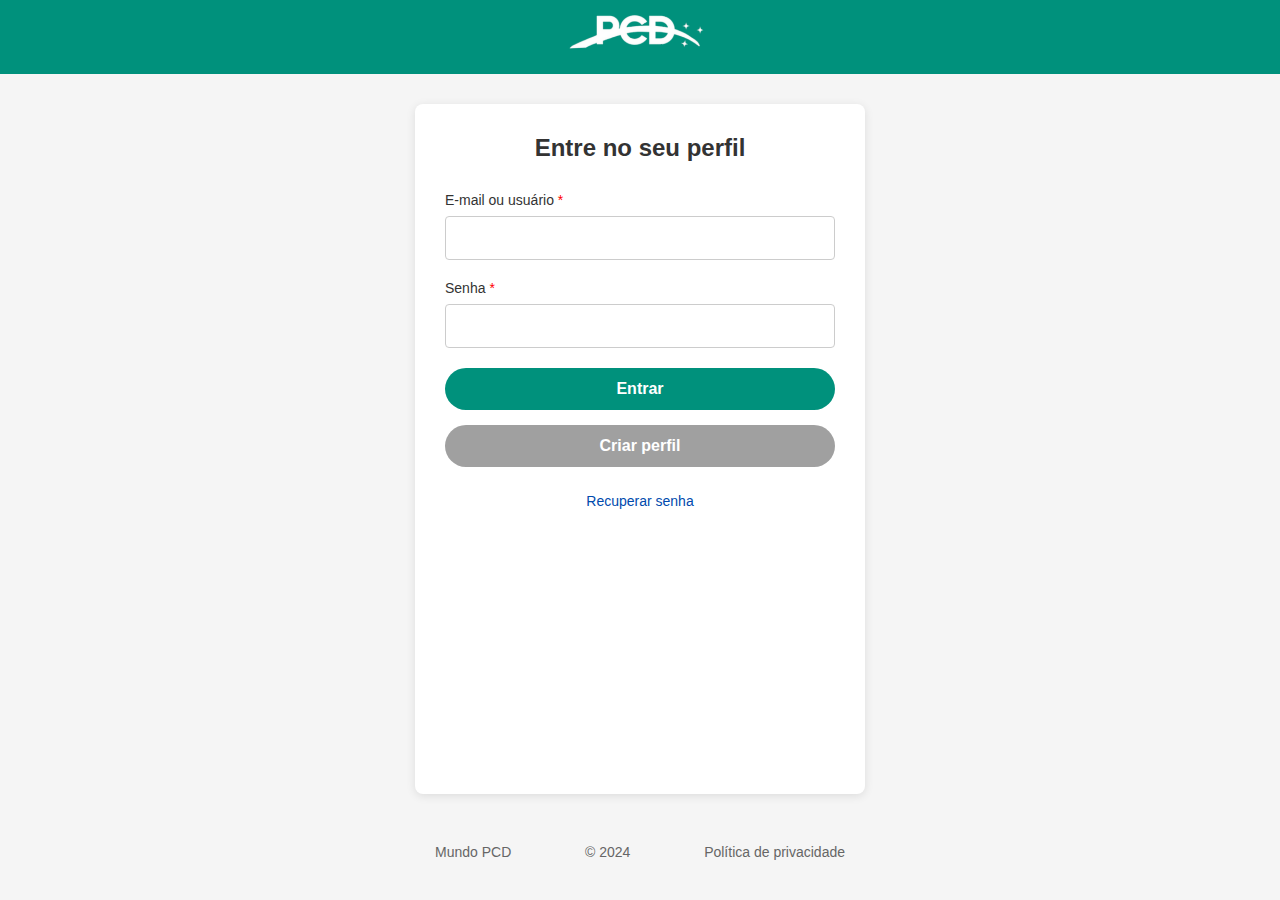
<file: Front-End Mundo PCD/login_empresa.html>
<!DOCTYPE html>
<html lang="pt-BR">
<head>
    <meta charset="UTF-8">
    <meta name="viewport" content="width=device-width, initial-scale=1.0">
    <title>Mundo PCD - Entre no seu perfil</title>
    <link rel="stylesheet" href="CSS/login_empresa.css">
</head>
<body class="auth-page">
    <div class="auth-container">
        <div class="logo-container">
            <div class="logo">
                <img src="Images/logo_pcd_container.png" alt="Logo PCD" class="pcd-logo">
            </div>
        </div>
        
        <div class="auth-card">
            <h1>Entre no seu perfil</h1>
            
            <form class="auth-form">
                <div class="form-group">
                    <label for="email">E-mail ou usuário <span class="required">*</span></label>
                    <input type="text" id="email-empresa" class="form-control">
                </div>
                
                <div class="form-group">
                    <label for="password">Senha <span class="required">*</span></label>
                    <input type="password" id="password-empresa" class="form-control">
                </div>
                
                <button type="submit" class="btn-blue">Entrar</button>
                
                <button type="button" class="btn-gray">Criar perfil</button>
                
                <div class="recover-password">
                    <a href="#">Recuperar senha</a>
                </div>
            </form>
        </div>
        
        <footer class="auth-footer">
            <div>Mundo PCD</div>
            <div>&copy; 2024</div>
            <div><a href="politica_privacidade.html">Política de privacidade</a></div>
        </footer>
    </div>
</body>
</html>
</file>
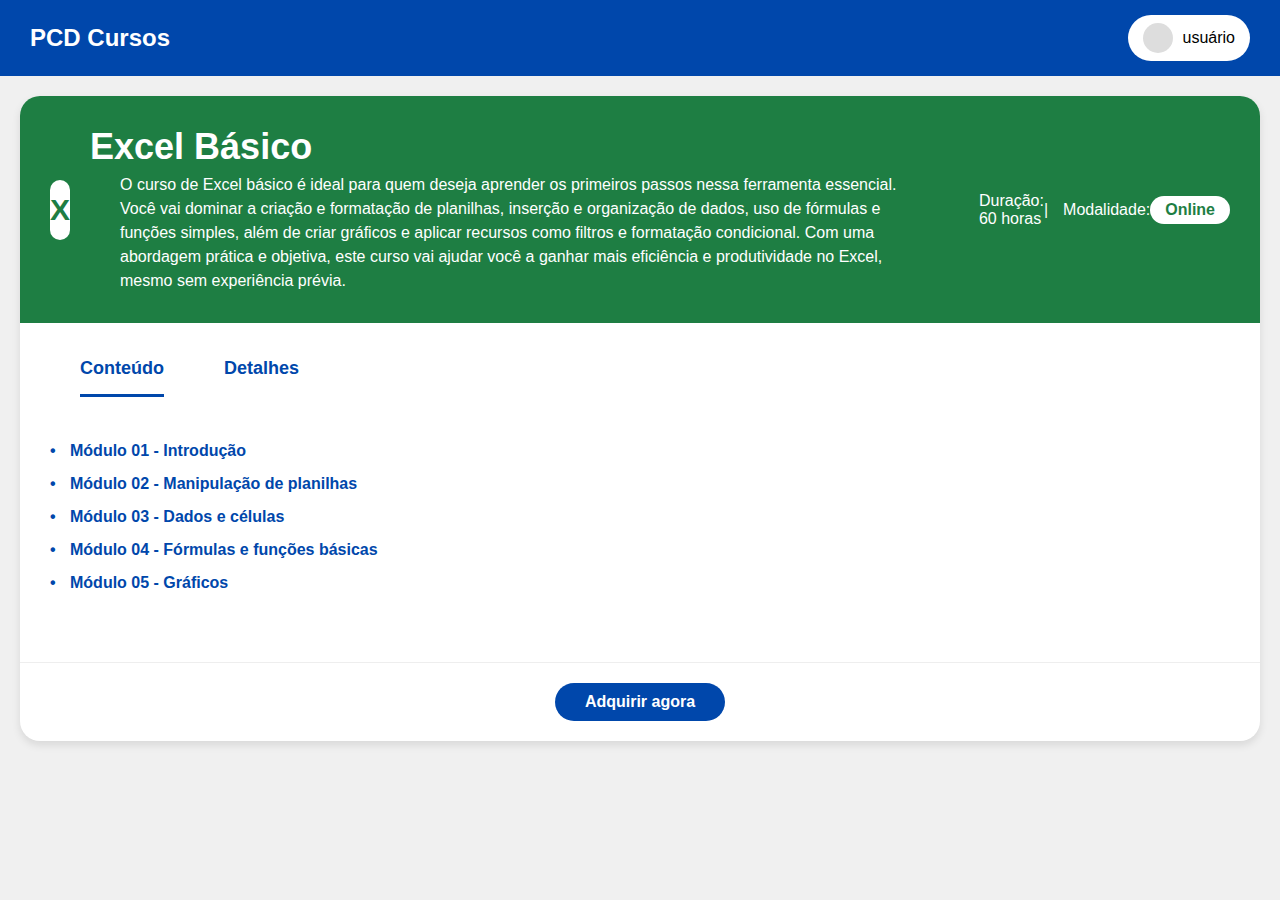
<file: Front-End Mundo PCD/pg_detalhe_curso.html>
<!DOCTYPE html>
<html lang="pt-BR">
<head>
    <meta charset="UTF-8">
    <meta name="viewport" content="width=device-width, initial-scale=1.0">
    <link rel="stylesheet" href="CSS/detalhe_curso.css">
    <title>PCD Cursos - Excel Básico</title>
</head>
<body>
    <header class="header">
        <div class="logo">PCD Cursos</div>
        <div class="user-profile">
            <div class="avatar"></div>
            <span>usuário</span>
        </div>
    </header>

    <div class="card">
        <div class="course-header">
            <div class="excel-icon">X</div>
            <div>
                <h1 class="course-title">Excel Básico</h1>
                <p class="course-description">
                    O curso de Excel básico é ideal para quem deseja aprender os primeiros passos nessa ferramenta essencial.
                    Você vai dominar a criação e formatação de planilhas, inserção e organização de dados, uso de fórmulas e
                    funções simples, além de criar gráficos e aplicar recursos como filtros e formatação condicional. Com uma
                    abordagem prática e objetiva, este curso vai ajudar você a ganhar mais eficiência e produtividade no Excel,
                    mesmo sem experiência prévia.
                </p>
            </div>
            <div class="course-info">
                <div class="duration">
                    <span>Duração: 60 horas</span>
                </div>
                <div class="separator">|</div>
                <div class="modality">
                    Modalidade: <span class="online-badge">Online</span>
                </div>
            </div>
        </div>

        <div class="tab-container">
            <div class="tab active" data-tab="conteudo">Conteúdo</div>
            <div class="tab" data-tab="detalhes">Detalhes</div>
        </div>

        <div class="tab-content">
            <div id="conteudo" class="content-tab active">
                <ul class="module-list">
                    <li>Módulo 01 - Introdução</li>
                    <li>Módulo 02 - Manipulação de planilhas</li>
                    <li>Módulo 03 - Dados e células</li>
                    <li>Módulo 04 - Fórmulas e funções básicas</li>
                    <li>Módulo 05 - Gráficos</li>
                </ul>
            </div>
            <div id="detalhes" class="content-tab">
                <div class="details-section">
                    <h3>Pré-requisitos</h3>
                    <p>Sem pré-requisitos necessários para a realização deste curso</p>
                </div>
                <div class="details-section">
                    <h3>Idade mínima</h3>
                    <p>14 anos</p>
                </div>
                <div class="details-section">
                    <h3>Prazo</h3>
                    <p>Você tem 120 dias para a conclusão deste curso</p>
                </div>
            </div>
        </div>

        <div class="btn-container">
            <button class="btn-buy">Adquirir agora</button>
        </div>
    </div>

    <script>
        document.querySelectorAll('.tab').forEach(tab => {
            tab.addEventListener('click', () => {
                // Remove active class from all tabs
                document.querySelectorAll('.tab').forEach(t => t.classList.remove('active'));
                // Add active class to clicked tab
                tab.classList.add('active');
                
                // Hide all content
                document.querySelectorAll('.content-tab').forEach(content => content.classList.remove('active'));
                // Show content related to clicked tab
                document.getElementById(tab.dataset.tab).classList.add('active');
            });
        });
    </script>
</body>
</html>
</file>
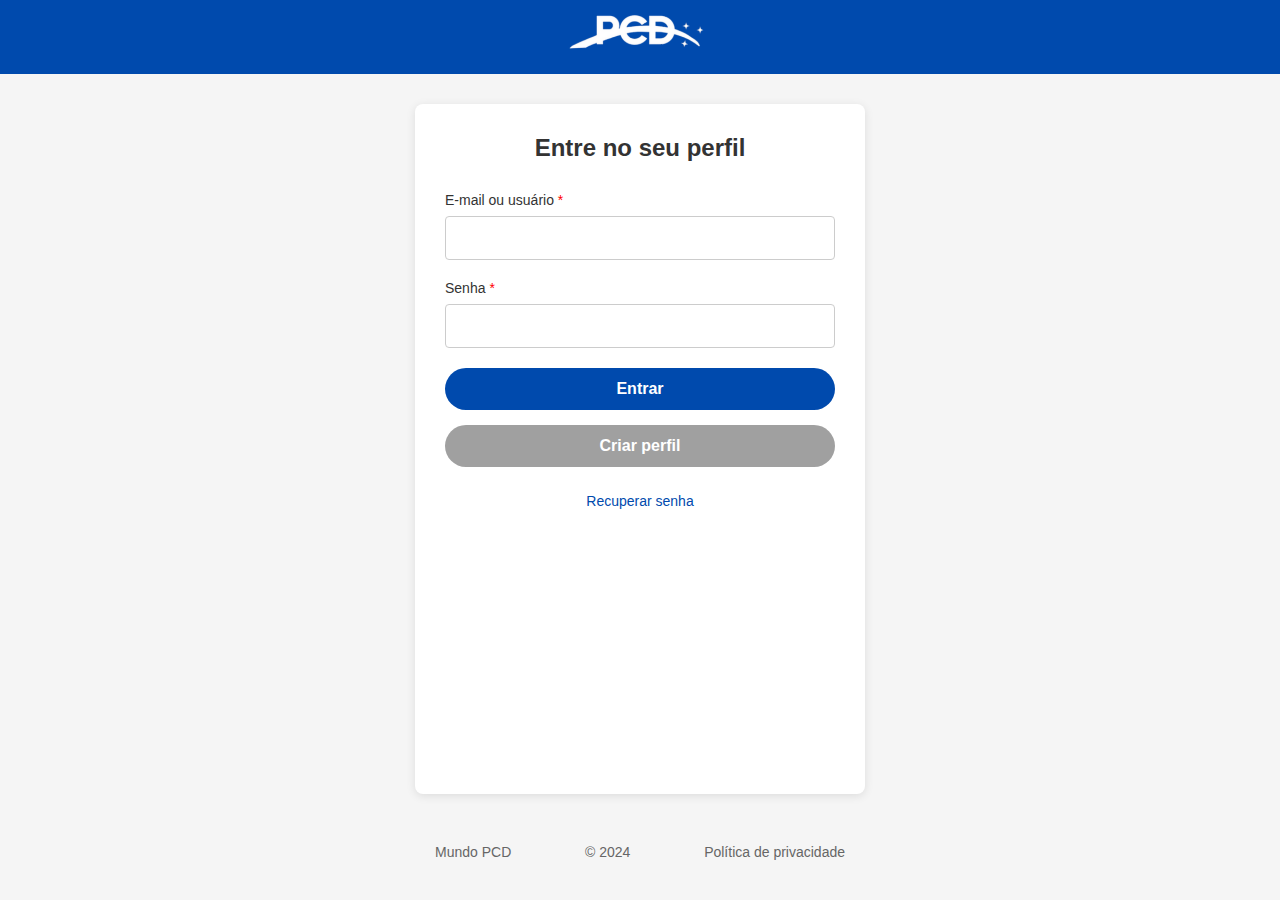
<file: Front-End Mundo PCD/pg_login.html>
<!DOCTYPE html>
<html lang="pt-BR">
<head>
    <meta charset="UTF-8">
    <meta name="viewport" content="width=device-width, initial-scale=1.0">
    <title>Mundo PCD - Entre no seu perfil</title>
    <link rel="stylesheet" href="CSS/pg_login.css">
</head>
<body class="auth-page">
    <div class="auth-container">
        <div class="logo-container">
            <div class="logo">
                <img src="Images/logo_pcd_container.png" alt="Logo PCD" class="pcd-logo">
            </div>
        </div>
        
        <div class="auth-card">
            <h1>Entre no seu perfil</h1>
            
            <form class="auth-form">
                <div class="form-group">
                    <label for="email">E-mail ou usuário <span class="required">*</span></label>
                    <input type="text" id="email" class="form-control">
                </div>
                
                <div class="form-group">
                    <label for="password">Senha <span class="required">*</span></label>
                    <input type="password" id="password" class="form-control">
                </div>
                
                <a href="dashboard_candidato.html"><button type="submit" class="btn-blue">Entrar</button></a>
                
                <a href="cadastro.html"><button type="button" class="btn-gray">Criar perfil</button></a>
                
                <div class="recover-password">
                    <a href="recupera_senha.html">Recuperar senha</a>
                </div>
            </form>
        </div>
        
        <footer class="auth-footer">
            <div>Mundo PCD</div>
            <div>&copy; 2024</div>
            <div><a href="politica_privacidade.html">Política de privacidade</a></div>
        </footer>
    </div>
</body>
</html>
</file>
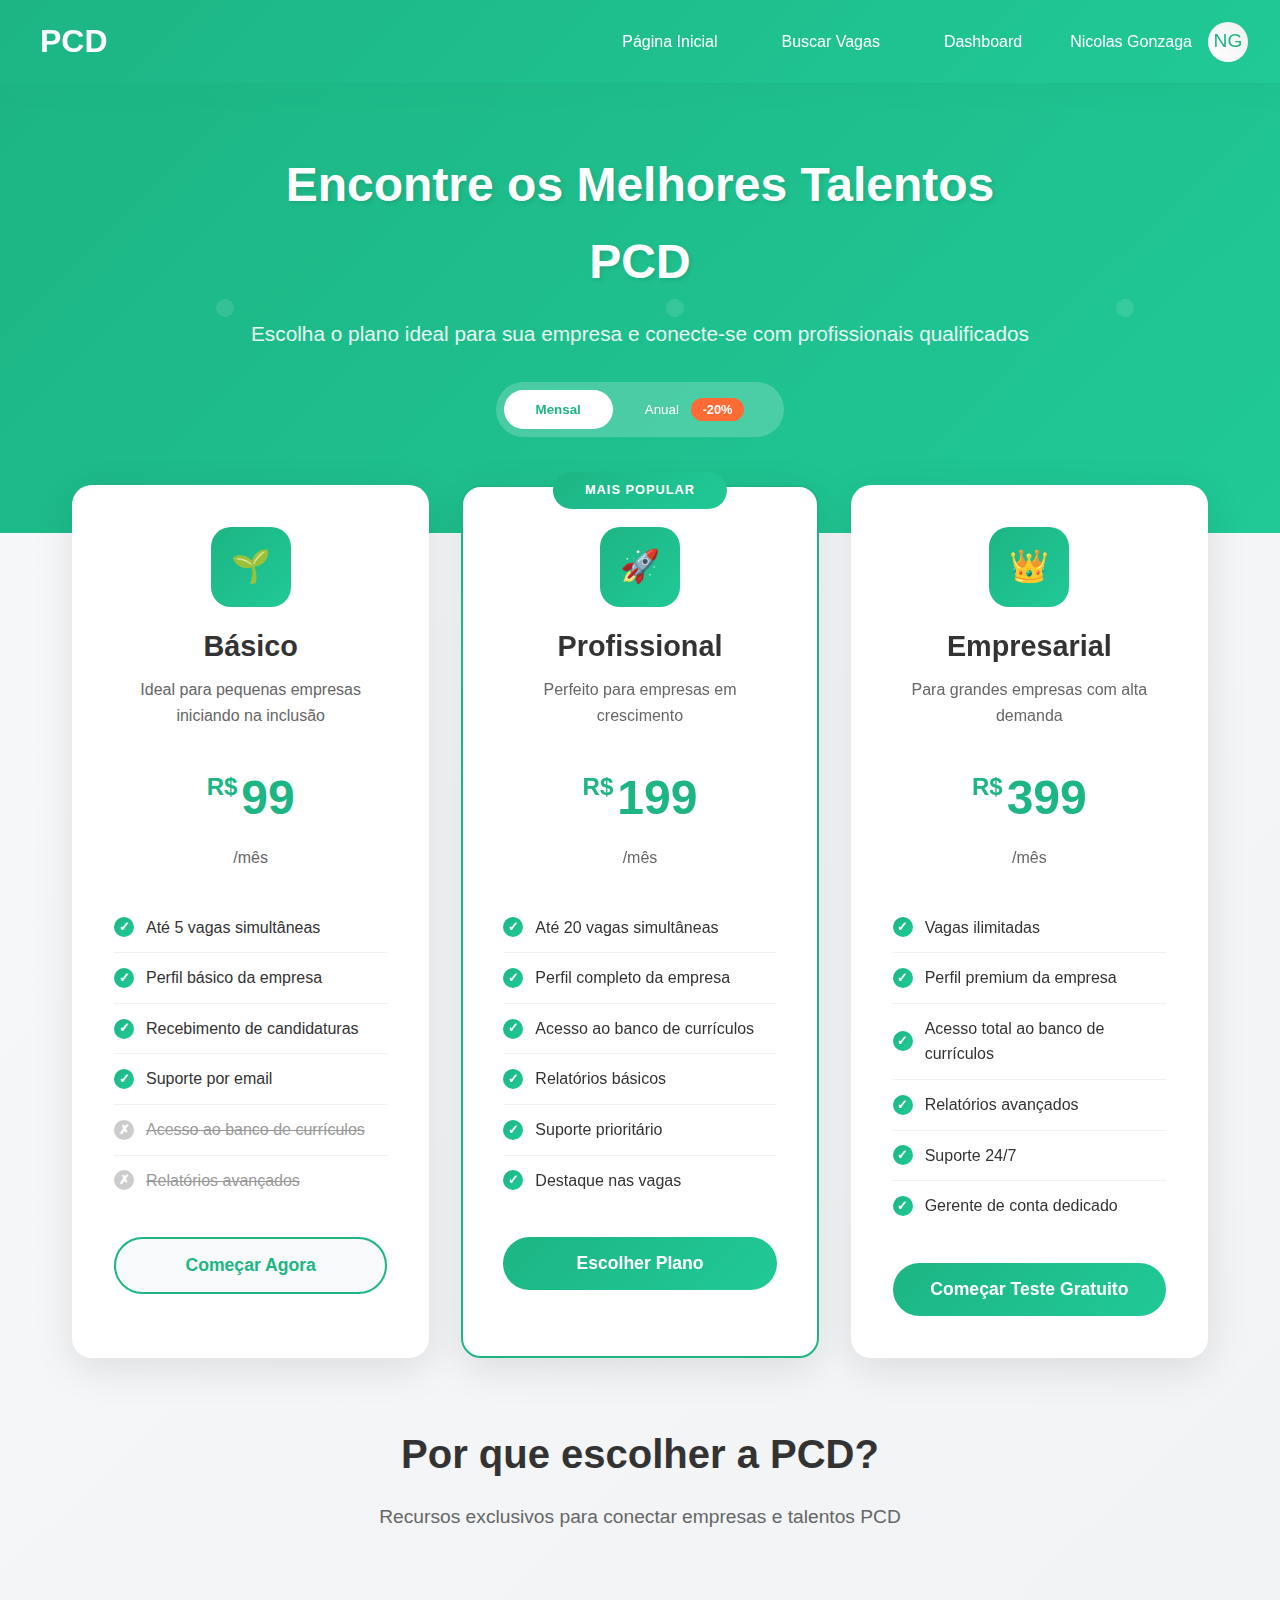
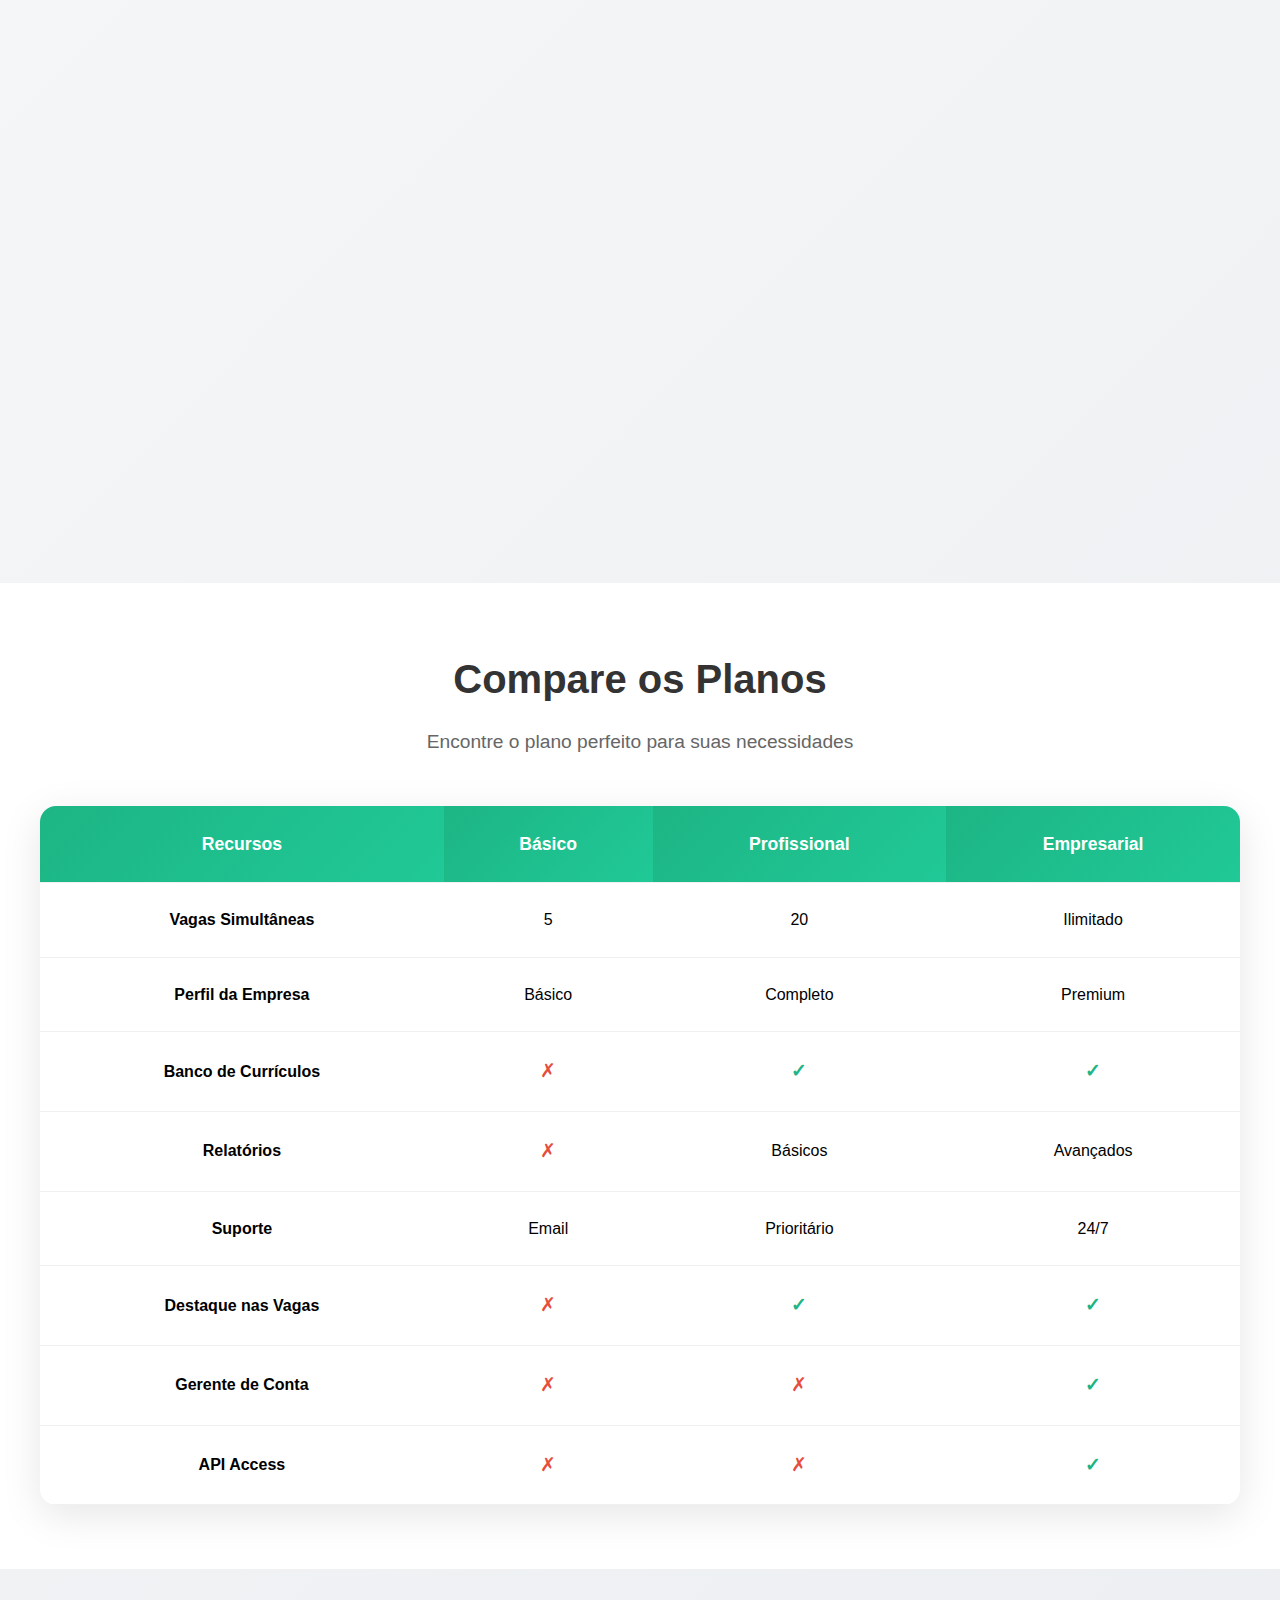
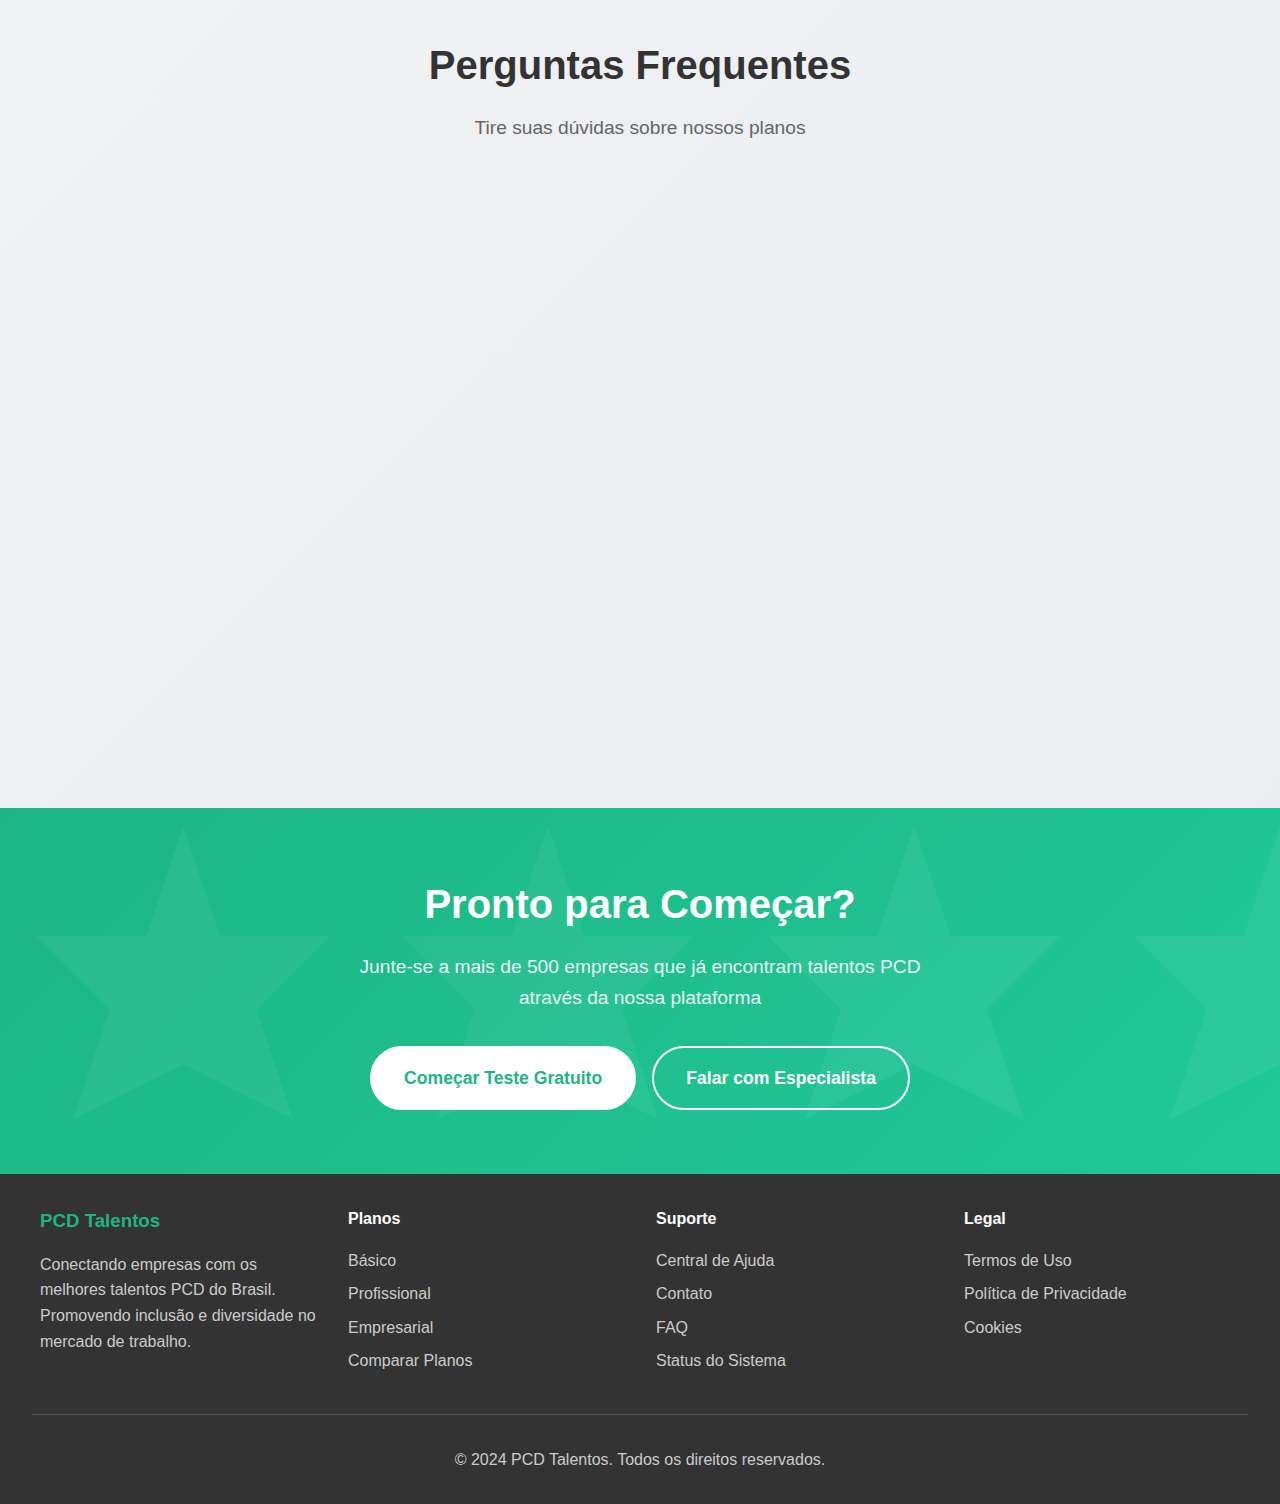
<file: Front-End Mundo PCD/planos_empresa.html>
<!DOCTYPE html>
<html lang="pt-BR">
<head>
    <meta charset="UTF-8">
    <meta name="viewport" content="width=device-width, initial-scale=1.0">
    <title>Planos PCD - Encontre os Melhores Talentos</title>
    <link rel="stylesheet" href="CSS/planos_empresas.css">
</head>
<body>
    <header class="header">
        <a href="#" class="logo">PCD</a>
        <div class="nav-menu">
            <a href="pg_inicial.html" class="nav-link">Página Inicial</a>
            <a href="pg_buscar_vagas.html" class="nav-link">Buscar Vagas</a>
            <a href="dashboard_empresa.html" class="nav-link">Dashboard</a>
            <div class="user-profile">
                <span>Nicolas Gonzaga</span>
                <div class="profile-pic">NG</div>
            </div>
        </div>
    </header>

    <section class="hero-section">
        <div class="hero-content">
            <h1 class="hero-title">Encontre os Melhores Talentos PCD</h1>
            <p class="hero-subtitle">Escolha o plano ideal para sua empresa e conecte-se com profissionais qualificados</p>
            
            <div class="billing-toggle">
                <button class="billing-option active" onclick="toggleBilling('monthly')">Mensal</button>
                <button class="billing-option" onclick="toggleBilling('yearly')">Anual
                    <span class="discount-badge">-20%</span>
                </button>
            </div>
        </div>
    </section>

    <div class="plans-container">
        <div class="plans-grid">
            <!-- Plano Básico -->
            <div class="plan-card">
                <div class="plan-header">
                    <div class="plan-icon">🌱</div>
                    <h3 class="plan-name">Básico</h3>
                    <p class="plan-description">Ideal para pequenas empresas iniciando na inclusão</p>
                </div>
                
                <div class="plan-price">
                    <div class="price-amount">
                        <span class="price-currency">R$</span>
                        <span class="monthly-price">99</span>
                        <span class="yearly-price" style="display: none;">79</span>
                    </div>
                    <div class="price-period">/mês</div>
                    <div class="yearly-savings" style="display: none;">
                        <span class="original-price">R$ 99</span>
                        <small>Economize R$ 240/ano</small>
                    </div>
                </div>
                
                <ul class="plan-features">
                    <li>
                        <span class="feature-icon">✓</span>
                        <span class="feature-text">Até 5 vagas simultâneas</span>
                    </li>
                    <li>
                        <span class="feature-icon">✓</span>
                        <span class="feature-text">Perfil básico da empresa</span>
                    </li>
                    <li>
                        <span class="feature-icon">✓</span>
                        <span class="feature-text">Recebimento de candidaturas</span>
                    </li>
                    <li>
                        <span class="feature-icon">✓</span>
                        <span class="feature-text">Suporte por email</span>
                    </li>
                    <li>
                        <span class="feature-icon unavailable">✗</span>
                        <span class="feature-text unavailable">Acesso ao banco de currículos</span>
                    </li>
                    <li>
                        <span class="feature-icon unavailable">✗</span>
                        <span class="feature-text unavailable">Relatórios avançados</span>
                    </li>
                </ul>
                
                <button class="plan-button secondary" onclick="selectPlan('basico')">
                    <span class="loading-spinner"></span>
                    Começar Agora
                </button>
            </div>

            <!-- Plano Profissional -->
            <div class="plan-card popular">
                <div class="plan-header">
                    <div class="plan-icon">🚀</div>
                    <h3 class="plan-name">Profissional</h3>
                    <p class="plan-description">Perfeito para empresas em crescimento</p>
                </div>
                
                <div class="plan-price">
                    <div class="price-amount">
                        <span class="price-currency">R$</span>
                        <span class="monthly-price">199</span>
                        <span class="yearly-price" style="display: none;">159</span>
                    </div>
                    <div class="price-period">/mês</div>
                    <div class="yearly-savings" style="display: none;">
                        <span class="original-price">R$ 199</span>
                        <small>Economize R$ 480/ano</small>
                    </div>
                </div>
                
                <ul class="plan-features">
                    <li>
                        <span class="feature-icon">✓</span>
                        <span class="feature-text">Até 20 vagas simultâneas</span>
                    </li>
                    <li>
                        <span class="feature-icon">✓</span>
                        <span class="feature-text">Perfil completo da empresa</span>
                    </li>
                    <li>
                        <span class="feature-icon">✓</span>
                        <span class="feature-text">Acesso ao banco de currículos</span>
                    </li>
                    <li>
                        <span class="feature-icon">✓</span>
                        <span class="feature-text">Relatórios básicos</span>
                    </li>
                    <li>
                        <span class="feature-icon">✓</span>
                        <span class="feature-text">Suporte prioritário</span>
                    </li>
                    <li>
                        <span class="feature-icon">✓</span>
                        <span class="feature-text">Destaque nas vagas</span>
                    </li>
                </ul>
                
                <button class="plan-button" onclick="selectPlan('profissional')">
                    <span class="loading-spinner"></span>
                    Escolher Plano
                </button>
            </div>

            <!-- Plano Empresarial -->
            <div class="plan-card">
                <div class="plan-header">
                    <div class="plan-icon">👑</div>
                    <h3 class="plan-name">Empresarial</h3>
                    <p class="plan-description">Para grandes empresas com alta demanda</p>
                </div>
                
                <div class="plan-price">
                    <div class="price-amount">
                        <span class="price-currency">R$</span>
                        <span class="monthly-price">399</span>
                        <span class="yearly-price" style="display: none;">319</span>
                    </div>
                    <div class="price-period">/mês</div>
                    <div class="yearly-savings" style="display: none;">
                        <span class="original-price">R$ 399</span>
                        <small>Economize R$ 960/ano</small>
                    </div>
                </div>
                
                <ul class="plan-features">
                    <li>
                        <span class="feature-icon">✓</span>
                        <span class="feature-text">Vagas ilimitadas</span>
                    </li>
                    <li>
                        <span class="feature-icon">✓</span>
                        <span class="feature-text">Perfil premium da empresa</span>
                    </li>
                    <li>
                        <span class="feature-icon">✓</span>
                        <span class="feature-text">Acesso total ao banco de currículos</span>
                    </li>
                    <li>
                        <span class="feature-icon">✓</span>
                        <span class="feature-text">Relatórios avançados</span>
                    </li>
                    <li>
                        <span class="feature-icon">✓</span>
                        <span class="feature-text">Suporte 24/7</span>
                    </li>
                    <li>
                        <span class="feature-icon">✓</span>
                        <span class="feature-text">Gerente de conta dedicado</span>
                    </li>
                </ul>
                
                <button class="plan-button" onclick="selectPlan('empresarial')">
                    <span class="loading-spinner"></span>
                    Começar Teste Gratuito
                </button>
            </div>
        </div>
    </div>

    <section class="features-section">
        <h2 class="section-title">Por que escolher a PCD?</h2>
        <p class="section-subtitle">Recursos exclusivos para conectar empresas e talentos PCD</p>
        
        <div class="features-grid">
            <div class="feature-card">
                <div class="feature-card-icon">🎯</div>
                <h3 class="feature-card-title">Candidatos Qualificados</h3>
                <p class="feature-card-description">Acesse um banco de talentos PCD pré-selecionados e qualificados para sua empresa.</p>
            </div>
            
            <div class="feature-card">
                <div class="feature-card-icon">📊</div>
                <h3 class="feature-card-title">Relatórios Detalhados</h3>
                <p class="feature-card-description">Acompanhe métricas importantes sobre suas vagas e processo de recrutamento.</p>
            </div>
            
            <div class="feature-card">
                <div class="feature-card-icon">🤝</div>
                <h3 class="feature-card-title">Suporte Especializado</h3>
                <p class="feature-card-description">Nossa equipe especializada em inclusão está sempre pronta para ajudar.</p>
            </div>
            
            <div class="feature-card">
                <div class="feature-card-icon">⚡</div>
                <h3 class="feature-card-title">Processo Ágil</h3>
                <p class="feature-card-description">Publique vagas rapidamente e receba candidaturas em tempo real.</p>
            </div>
            
            <div class="feature-card">
                <div class="feature-card-icon">🔒</div>
                <h3 class="feature-card-title">Segurança Total</h3>
                <p class="feature-card-description">Proteção completa dos dados com criptografia de ponta a ponta.</p>
            </div>
            
            <div class="feature-card">
                <div class="feature-card-icon">📈</div>
                <h3 class="feature-card-title">Analytics Avançado</h3>
                <p class="feature-card-description">Insights detalhados sobre o desempenho das suas publicações de vagas.</p>
            </div>
        </div>
    </section>

    <section class="comparison-section">
        <div class="comparison-container">
            <h2 class="section-title">Compare os Planos</h2>
            <p class="section-subtitle">Encontre o plano perfeito para suas necessidades</p>
            
            <table class="comparison-table">
                <thead>
                    <tr>
                        <th>Recursos</th>
                        <th>Básico</th>
                        <th>Profissional</th>
                        <th>Empresarial</th>
                    </tr>
                </thead>
                <tbody>
                    <tr>
                        <td><strong>Vagas Simultâneas</strong></td>
                        <td>5</td>
                        <td>20</td>
                        <td>Ilimitado</td>
                    </tr>
                    <tr>
                        <td><strong>Perfil da Empresa</strong></td>
                        <td>Básico</td>
                        <td>Completo</td>
                        <td>Premium</td>
                    </tr>
                    <tr>
                        <td><strong>Banco de Currículos</strong></td>
                        <td><span class="cross-icon">✗</span></td>
                        <td><span class="check-icon">✓</span></td>
                        <td><span class="check-icon">✓</span></td>
                    </tr>
                    <tr>
                        <td><strong>Relatórios</strong></td>
                        <td><span class="cross-icon">✗</span></td>
                        <td>Básicos</td>
                        <td>Avançados</td>
                    </tr>
                    <tr>
                        <td><strong>Suporte</strong></td>
                        <td>Email</td>
                        <td>Prioritário</td>
                        <td>24/7</td>
                    </tr>
                    <tr>
                        <td><strong>Destaque nas Vagas</strong></td>
                        <td><span class="cross-icon">✗</span></td>
                        <td><span class="check-icon">✓</span></td>
                        <td><span class="check-icon">✓</span></td>
                    </tr>
                    <tr>
                        <td><strong>Gerente de Conta</strong></td>
                        <td><span class="cross-icon">✗</span></td>
                        <td><span class="cross-icon">✗</span></td>
                        <td><span class="check-icon">✓</span></td>
                    </tr>
                    <tr>
                        <td><strong>API Access</strong></td>
                        <td><span class="cross-icon">✗</span></td>
                        <td><span class="cross-icon">✗</span></td>
                        <td><span class="check-icon">✓</span></td>
                    </tr>
                </tbody>
            </table>
        </div>
    </section>

    <section class="faq-section">
        <h2 class="section-title">Perguntas Frequentes</h2>
        <p class="section-subtitle">Tire suas dúvidas sobre nossos planos</p>
        
        <div class="faq-item">
            <div class="faq-question" onclick="toggleFaq(this)">
                <span>Posso trocar de plano a qualquer momento?</span>
                <span class="faq-toggle">▼</span>
            </div>
            <div class="faq-answer">
                Sim! Você pode fazer upgrade ou downgrade do seu plano a qualquer momento. As alterações são aplicadas imediatamente e o valor é ajustado proporcionalmente na sua próxima cobrança.
            </div>
        </div>
        
        <div class="faq-item">
            <div class="faq-question" onclick="toggleFaq(this)">
                <span>Existe período de teste gratuito?</span>
                <span class="faq-toggle">▼</span>
            </div>
            <div class="faq-answer">
                Oferecemos 14 dias de teste gratuito para o plano Profissional e 30 dias para o plano Empresarial. Você pode cancelar a qualquer momento durante o período de teste sem cobrança.
            </div>
        </div>
        
        <div class="faq-item">
            <div class="faq-question" onclick="toggleFaq(this)">
                <span>Como funciona o desconto anual?</span>
                <span class="faq-toggle">▼</span>
            </div>
            <div class="faq-answer">
                Ao escolher a cobrança anual, você economiza 20% em todos os planos. O pagamento é feito antecipadamente e você tem acesso completo por 12 meses.
            </div>
        </div>
        
        <div class="faq-item">
            <div class="faq-question" onclick="toggleFaq(this)">
                <span>Posso cancelar minha assinatura?</span>
                <span class="faq-toggle">▼</span>
            </div>
            <div class="faq-answer">
                Claro! Você pode cancelar sua assinatura a qualquer momento através do painel de controle. Seu acesso continuará ativo até o final do período já pago.
            </div>
        </div>
        
        <div class="faq-item">
            <div class="faq-question" onclick="toggleFaq(this)">
                <span>Quais formas de pagamento são aceitas?</span>
                <span class="faq-toggle">▼</span>
            </div>
            <div class="faq-answer">
                Aceitamos cartões de crédito (Visa, Mastercard, American Express), PIX, boleto bancário e transferência bancária. Para planos anuais, também oferecemos desconto adicional no PIX.
            </div>
        </div>
        
        <div class="faq-item">
            <div class="faq-question" onclick="toggleFaq(this)">
                <span>O que acontece se eu exceder o limite do meu plano?</span>
                <span class="faq-toggle">▼</span>
            </div>
            <div class="faq-answer">
                Entraremos em contato para sugerir um upgrade. Você não será cobrado automaticamente, mas poderá ter limitações temporárias até ajustar seu plano.
            </div>
        </div>
    </section>

    <section class="cta-section">
        <div class="cta-content">
            <h2 class="cta-title">Pronto para Começar?</h2>
            <p class="cta-subtitle">Junte-se a mais de 500 empresas que já encontram talentos PCD através da nossa plataforma</p>
            
            <div class="cta-buttons">
                <a href="#" class="cta-button" onclick="selectPlan('profissional')">Começar Teste Gratuito</a>
                <a href="#" class="cta-button secondary" onclick="openContact()">Falar com Especialista</a>
            </div>
        </div>
    </section>

    <footer class="footer">
        <div style="max-inline-size: 1200px; margin: 0 auto; display: grid; grid-template-columns: repeat(auto-fit, minmax(250px, 1fr)); gap: 2rem; text-align: start;">
            <div>
                <h3 style="margin-block-end: 1rem; color: #1DB584;">PCD Talentos</h3>
                <p style="color: #ccc; line-height: 1.6;">Conectando empresas com os melhores talentos PCD do Brasil. Promovendo inclusão e diversidade no mercado de trabalho.</p>
            </div>
            
            <div>
                <h4 style="margin-block-end: 1rem;">Planos</h4>
                <ul style="list-style: none; color: #ccc;">
                    <li style="margin-block-end: 0.5rem;"><a href="#" style="color: #ccc; text-decoration: none;">Básico</a></li>
                    <li style="margin-block-end: 0.5rem;"><a href="#" style="color: #ccc; text-decoration: none;">Profissional</a></li>
                    <li style="margin-block-end: 0.5rem;"><a href="#" style="color: #ccc; text-decoration: none;">Empresarial</a></li>
                    <li style="margin-block-end: 0.5rem;"><a href="#" style="color: #ccc; text-decoration: none;">Comparar Planos</a></li>
                </ul>
            </div>
            
            <div>
                <h4 style="margin-block-end: 1rem;">Suporte</h4>
                <ul style="list-style: none; color: #ccc;">
                    <li style="margin-block-end: 0.5rem;"><a href="#" style="color: #ccc; text-decoration: none;">Central de Ajuda</a></li>
                    <li style="margin-block-end: 0.5rem;"><a href="#" style="color: #ccc; text-decoration: none;">Contato</a></li>
                    <li style="margin-block-end: 0.5rem;"><a href="#" style="color: #ccc; text-decoration: none;">FAQ</a></li>
                    <li style="margin-block-end: 0.5rem;"><a href="#" style="color: #ccc; text-decoration: none;">Status do Sistema</a></li>
                </ul>
            </div>
            
            <div>
                <h4 style="margin-block-end: 1rem;">Legal</h4>
                <ul style="list-style: none; color: #ccc;">
                    <li style="margin-block-end: 0.5rem;"><a href="#" style="color: #ccc; text-decoration: none;">Termos de Uso</a></li>
                    <li style="margin-block-end: 0.5rem;"><a href="#" style="color: #ccc; text-decoration: none;">Política de Privacidade</a></li>
                    <li style="margin-block-end: 0.5rem;"><a href="#" style="color: #ccc; text-decoration: none;">Cookies</a></li>
                </ul>
            </div>
        </div>
        
        <div style="border-block-start: 1px solid #555; margin-block-start: 2rem; padding-block-start: 2rem; text-align: center; color: #ccc;">
            <p>&copy; 2024 PCD Talentos. Todos os direitos reservados.</p>
        </div>
    </footer>

    <script>
        let currentBilling = 'monthly';
        
        function toggleBilling(type) {
            currentBilling = type;
            
            // Update toggle buttons
            document.querySelectorAll('.billing-option').forEach(btn => {
                btn.classList.remove('active');
            });
            event.target.classList.add('active');
            
            // Update prices
            const monthlyPrices = document.querySelectorAll('.monthly-price');
            const yearlyPrices = document.querySelectorAll('.yearly-price');
            const yearlySavings = document.querySelectorAll('.yearly-savings');
            
            if (type === 'yearly') {
                monthlyPrices.forEach(price => price.style.display = 'none');
                yearlyPrices.forEach(price => price.style.display = 'inline');
                yearlySavings.forEach(saving => saving.style.display = 'block');
            } else {
                monthlyPrices.forEach(price => price.style.display = 'inline');
                yearlyPrices.forEach(price => price.style.display = 'none');
                yearlySavings.forEach(saving => saving.style.display = 'none');
            }
        }
        
        function selectPlan(planType) {
            const button = event.target;
            const spinner = button.querySelector('.loading-spinner');
            
            // Show loading
            spinner.style.display = 'inline-block';
            button.disabled = true;
            
            // Simulate API call
            setTimeout(() => {
                spinner.style.display = 'none';
                button.disabled = false;
                
                // Show success message
                showMessage(`Plano ${planType} selecionado com sucesso! Redirecionando para pagamento...`, 'success');
                
                // Redirect after delay
                setTimeout(() => {
                    console.log(`Redirecting to payment for plan: ${planType}, billing: ${currentBilling}`);
                    // window.location.href = `checkout.html?plan=${planType}&billing=${currentBilling}`;
                }, 2000);
            }, 1500);
        }
        
        function showMessage(message, type) {
            // Remove existing messages
            document.querySelectorAll('.success-message, .error-message').forEach(msg => {
                msg.remove();
            });
            
            // Create new message
            const messageDiv = document.createElement('div');
            messageDiv.className = type === 'success' ? 'success-message' : 'error-message';
            messageDiv.textContent = message;
            messageDiv.style.display = 'block';
            
            // Insert after hero section
            const heroSection = document.querySelector('.hero-section');
            heroSection.insertAdjacentElement('afterend', messageDiv);
            
            // Auto remove after 5 seconds
            setTimeout(() => {
                messageDiv.remove();
            }, 5000);
        }
        
        function toggleFaq(element) {
            const answer = element.nextElementSibling;
            const toggle = element.querySelector('.faq-toggle');
            
            // Close all other FAQs
            document.querySelectorAll('.faq-answer').forEach(ans => {
                if (ans !== answer) {
                    ans.classList.remove('active');
                }
            });
            
            document.querySelectorAll('.faq-toggle').forEach(tog => {
                if (tog !== toggle) {
                    tog.classList.remove('rotated');
                }
            });
            
            // Toggle current FAQ
            answer.classList.toggle('active');
            toggle.classList.toggle('rotated');
        }
        
        function openContact() {
            // Simulate opening contact modal or redirect
            showMessage('Redirecionando para falar com nosso especialista...', 'success');
            setTimeout(() => {
                console.log('Opening contact form or chat');
                // window.location.href = 'contact.html';
            }, 1500);
        }
        
        // Add scroll effect to header
        window.addEventListener('scroll', () => {
            const header = document.querySelector('.header');
            if (window.scrollY > 100) {
                header.style.backgroundColor = 'rgba(29, 181, 132, 0.95)';
                header.style.backdropFilter = 'blur(10px)';
            } else {
                header.style.backgroundColor = '';
                header.style.backdropFilter = '';
            }
        });
        
        // Add smooth scrolling to all anchor links
        document.querySelectorAll('a[href^="#"]').forEach(anchor => {
            anchor.addEventListener('click', function (e) {
                e.preventDefault();
                const target = document.querySelector(this.getAttribute('href'));
                if (target) {
                    target.scrollIntoView({
                        behavior: 'smooth',
                        block: 'start'
                    });
                }
            });
        });
        
        // Add intersection observer for animations
        const observerOptions = {
            threshold: 0.1,
            rootMargin: '0px 0px -50px 0px'
        };
        
        const observer = new IntersectionObserver((entries) => {
            entries.forEach(entry => {
                if (entry.isIntersecting) {
                    entry.target.style.opacity = '1';
                    entry.target.style.transform = 'translateY(0)';
                }
            });
        }, observerOptions);
        
        // Observe all cards and sections
        document.querySelectorAll('.plan-card, .feature-card, .faq-item').forEach(el => {
            el.style.opacity = '0';
            el.style.transform = 'translateY(20px)';
            el.style.transition = 'opacity 0.6s ease, transform 0.6s ease';
            observer.observe(el);
        });
    </script>
</body>
</html>
</file>
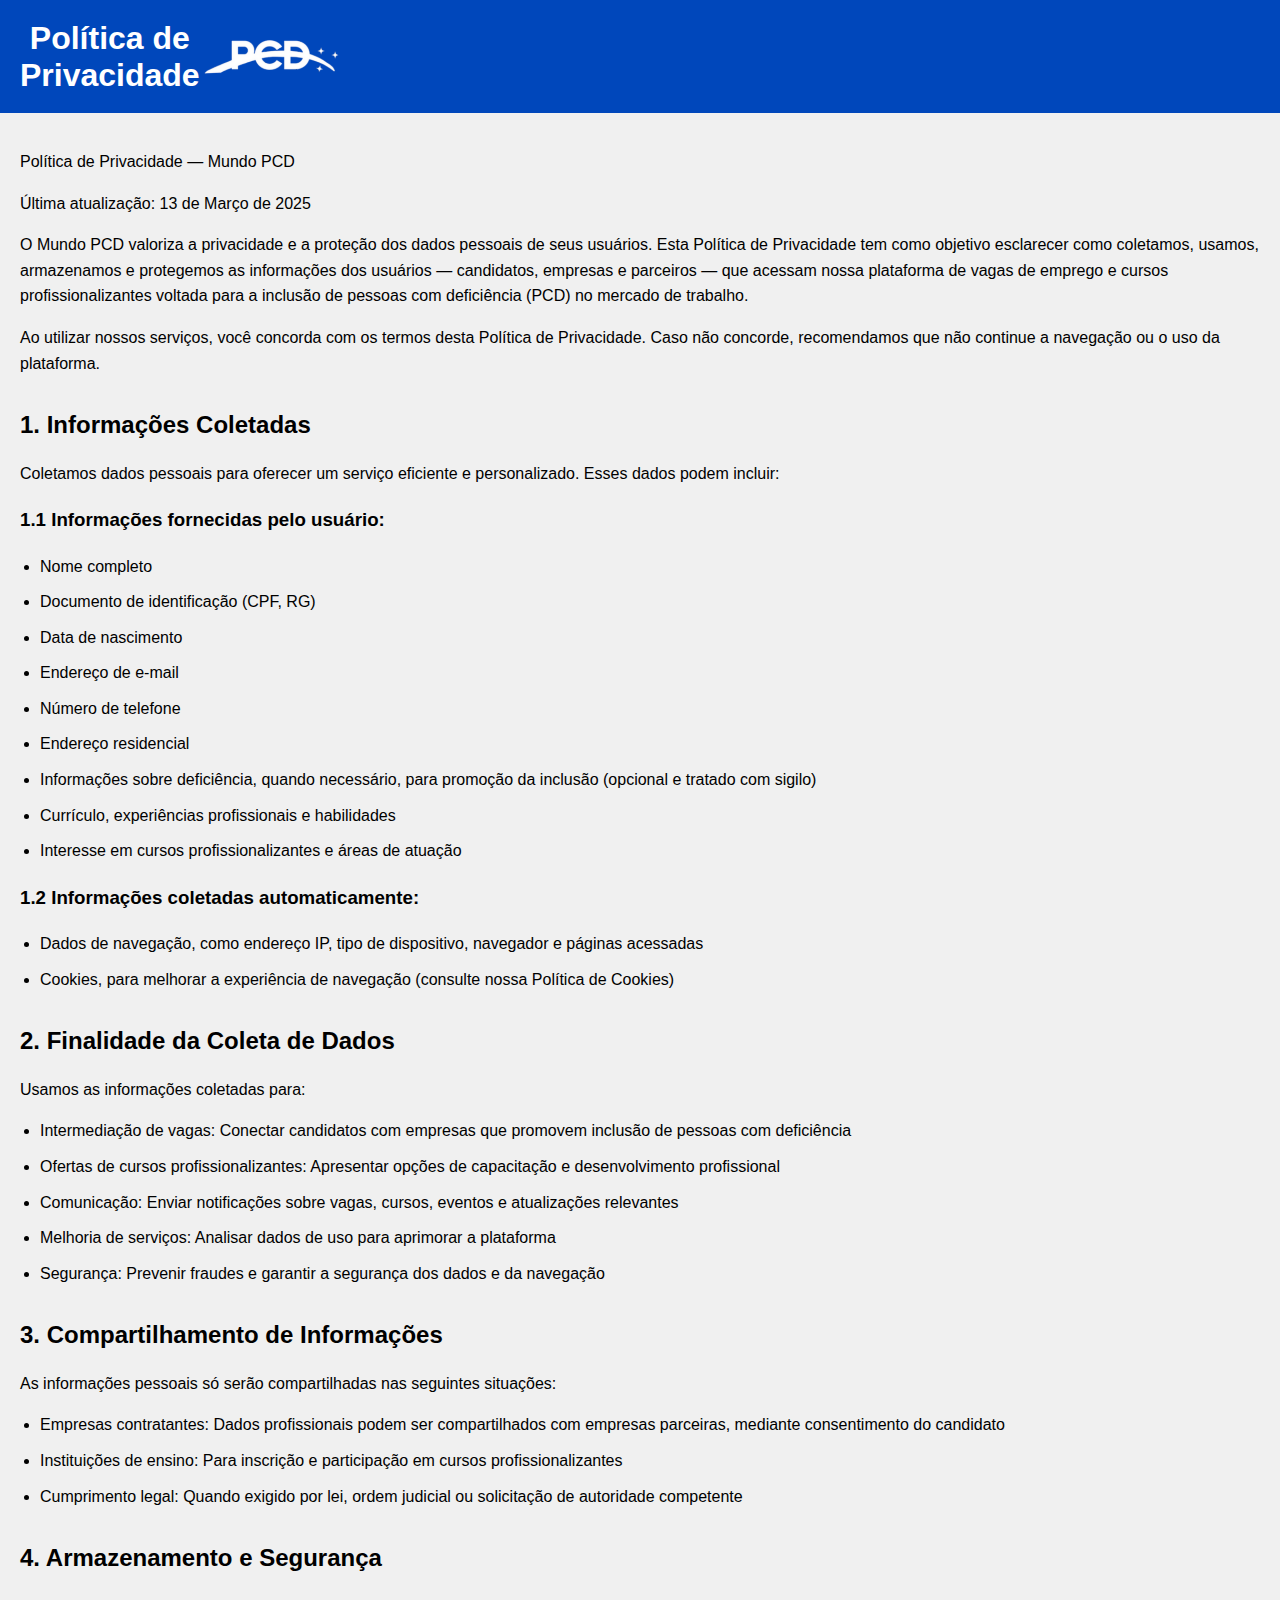
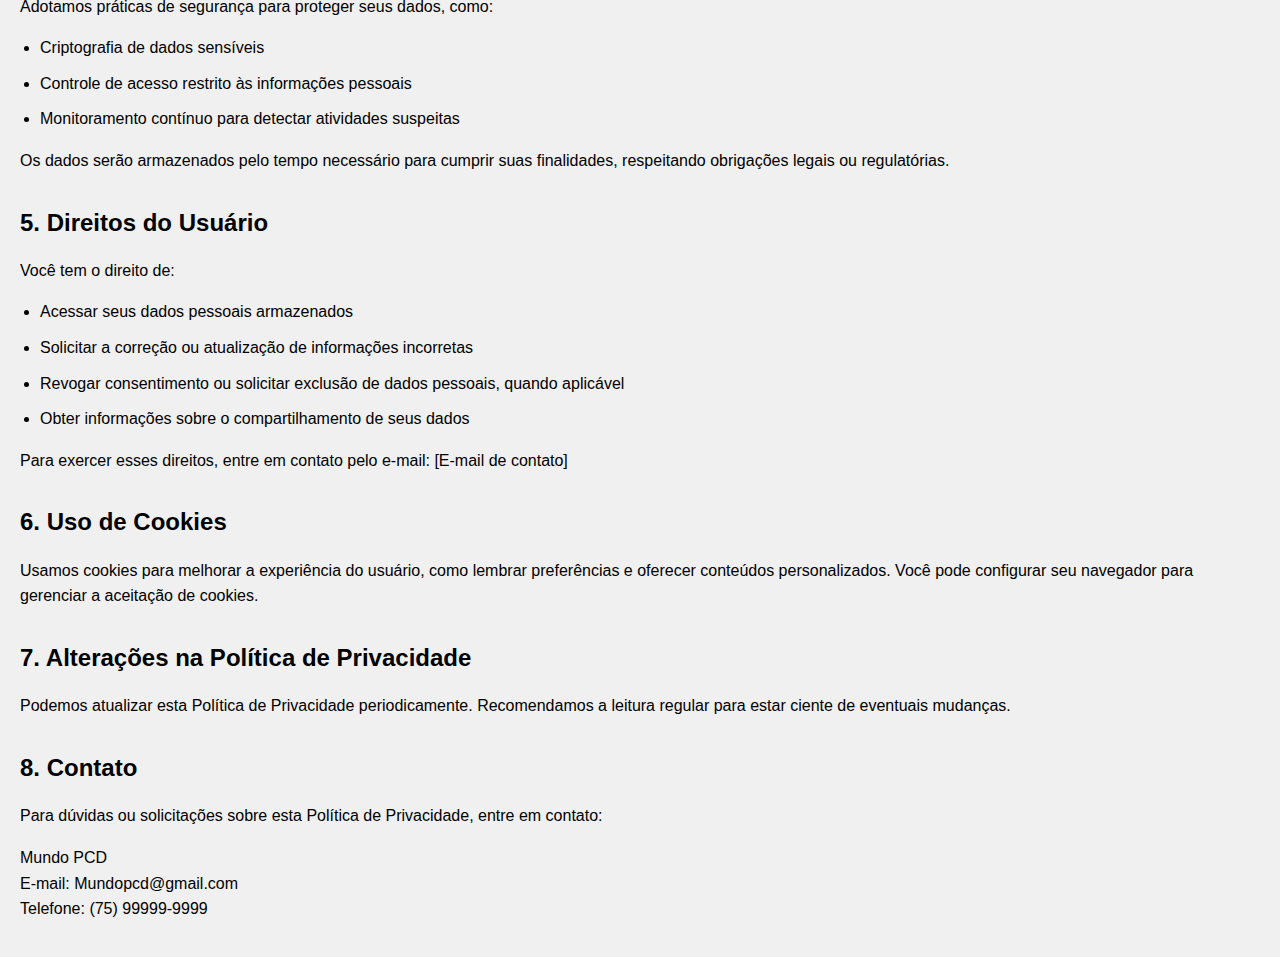
<file: Front-End Mundo PCD/politica_privacidade.html>
<!DOCTYPE html>
<html lang="pt-BR">
<head>
    <meta charset="UTF-8">
    <meta name="viewport" content="width=device-width, initial-scale=1.0">
    <title>Mundo PCD - Política de Privacidade</title>
    <link rel="stylesheet" href="CSS/politica_privacidade.css">
</head>
<body>
    <div class="header">
        Política de Privacidade
        <div class="logo">
        <img src="Images/logo_pcd_container.png" alt="logo">
     </div>
    </div>
    <div class="content">
        <p>Política de Privacidade — Mundo PCD</p>
        <p>Última atualização: 13 de Março de 2025</p>
        
        <p>O Mundo PCD valoriza a privacidade e a proteção dos dados pessoais de seus usuários. Esta Política de Privacidade tem como objetivo esclarecer como coletamos, usamos, armazenamos e protegemos as informações dos usuários — candidatos, empresas e parceiros — que acessam nossa plataforma de vagas de emprego e cursos profissionalizantes voltada para a inclusão de pessoas com deficiência (PCD) no mercado de trabalho.</p>
        
        <p>Ao utilizar nossos serviços, você concorda com os termos desta Política de Privacidade. Caso não concorde, recomendamos que não continue a navegação ou o uso da plataforma.</p>
        
        <h2>1. Informações Coletadas</h2>
        <p>Coletamos dados pessoais para oferecer um serviço eficiente e personalizado. Esses dados podem incluir:</p>
        
        <h3>1.1 Informações fornecidas pelo usuário:</h3>
        <ul>
            <li>Nome completo</li>
            <li>Documento de identificação (CPF, RG)</li>
            <li>Data de nascimento</li>
            <li>Endereço de e-mail</li>
            <li>Número de telefone</li>
            <li>Endereço residencial</li>
            <li>Informações sobre deficiência, quando necessário, para promoção da inclusão (opcional e tratado com sigilo)</li>
            <li>Currículo, experiências profissionais e habilidades</li>
            <li>Interesse em cursos profissionalizantes e áreas de atuação</li>
        </ul>
        
        <h3>1.2 Informações coletadas automaticamente:</h3>
        <ul>
            <li>Dados de navegação, como endereço IP, tipo de dispositivo, navegador e páginas acessadas</li>
            <li>Cookies, para melhorar a experiência de navegação (consulte nossa Política de Cookies)</li>
        </ul>
        
        <h2>2. Finalidade da Coleta de Dados</h2>
        <p>Usamos as informações coletadas para:</p>
        <ul>
            <li>Intermediação de vagas: Conectar candidatos com empresas que promovem inclusão de pessoas com deficiência</li>
            <li>Ofertas de cursos profissionalizantes: Apresentar opções de capacitação e desenvolvimento profissional</li>
            <li>Comunicação: Enviar notificações sobre vagas, cursos, eventos e atualizações relevantes</li>
            <li>Melhoria de serviços: Analisar dados de uso para aprimorar a plataforma</li>
            <li>Segurança: Prevenir fraudes e garantir a segurança dos dados e da navegação</li>
        </ul>
        
        <h2>3. Compartilhamento de Informações</h2>
        <p>As informações pessoais só serão compartilhadas nas seguintes situações:</p>
        <ul>
            <li>Empresas contratantes: Dados profissionais podem ser compartilhados com empresas parceiras, mediante consentimento do candidato</li>
            <li>Instituições de ensino: Para inscrição e participação em cursos profissionalizantes</li>
            <li>Cumprimento legal: Quando exigido por lei, ordem judicial ou solicitação de autoridade competente</li>
        </ul>
        
        <h2>4. Armazenamento e Segurança</h2>
        <p>Adotamos práticas de segurança para proteger seus dados, como:</p>
        <ul>
            <li>Criptografia de dados sensíveis</li>
            <li>Controle de acesso restrito às informações pessoais</li>
            <li>Monitoramento contínuo para detectar atividades suspeitas</li>
        </ul>
        <p>Os dados serão armazenados pelo tempo necessário para cumprir suas finalidades, respeitando obrigações legais ou regulatórias.</p>
        
        <h2>5. Direitos do Usuário</h2>
        <p>Você tem o direito de:</p>
        <ul>
            <li>Acessar seus dados pessoais armazenados</li>
            <li>Solicitar a correção ou atualização de informações incorretas</li>
            <li>Revogar consentimento ou solicitar exclusão de dados pessoais, quando aplicável</li>
            <li>Obter informações sobre o compartilhamento de seus dados</li>
        </ul>
        <p>Para exercer esses direitos, entre em contato pelo e-mail: [E-mail de contato]</p>
        
        <h2>6. Uso de Cookies</h2>
        <p>Usamos cookies para melhorar a experiência do usuário, como lembrar preferências e oferecer conteúdos personalizados. Você pode configurar seu navegador para gerenciar a aceitação de cookies.</p>
        
        <h2>7. Alterações na Política de Privacidade</h2>
        <p>Podemos atualizar esta Política de Privacidade periodicamente. Recomendamos a leitura regular para estar ciente de eventuais mudanças.</p>
        
        <h2>8. Contato</h2>
        <p>Para dúvidas ou solicitações sobre esta Política de Privacidade, entre em contato:</p>
        <p>
            Mundo PCD<br>
            E-mail: Mundopcd@gmail.com<br>
            Telefone: (75) 99999-9999
        </p>
    </div>
</body>
</html>
</file>
<file: Front-End Mundo PCD/CSS/pg_cadastro.css>
/* Estilos gerais */
* {
    margin: 0;
    padding: 0;
    box-sizing: border-box;
    font-family: Arial, sans-serif;
}

body {
    background-color: #f5f5f5;
}

/* Estilos específicos para páginas de autenticação */
.auth-page {
    background-color: #f5f5f5;
    min-height: 100vh;
    display: flex;
    flex-direction: column;
}

.auth-container {
    flex: 1;
    display: flex;
    flex-direction: column;
}

.logo-container {
    background-color: #004AAD;
    padding: 20px 0;
    text-align: center;
}

.pcd-logo {
    height: 60px;
}

.auth-card {
    background-color: white;
    border-radius: 8px;
    box-shadow: 0 2px 10px rgba(0, 0, 0, 0.1);
    max-width: 450px;
    width: 100%;
    margin: 30px auto;
    padding: 30px;
    flex: 1;
}

.auth-card h1 {
    font-size: 24px;
    color: #333;
    margin-bottom: 30px;
    text-align: center;
}

.auth-form {
    display: flex;
    flex-direction: column;
}

.form-group {
    margin-bottom: 20px;
}

.form-group label {
    display: block;
    margin-bottom: 8px;
    font-size: 14px;
    color: #333;
}

.required {
    color: red;
}

.form-control {
    width: 100%;
    padding: 12px 15px;
    border: 1px solid #ccc;
    border-radius: 4px;
    font-size: 16px;
}

.form-check {
    display: flex;
    align-items: center;
    margin-bottom: 20px;
}

.form-check input {
    margin-right: 10px;
}

.terms-link {
    color: #004AAD;
    text-decoration: none;
}

.btn-blue {
    background-color: #004AAD;
    color: white;
    border: none;
    border-radius: 30px;
    padding: 12px;
    font-size: 16px;
    cursor: pointer;
    width: 100%;
    margin-bottom: 15px;
    font-weight: bold;
}

.btn-gray {
    background-color: #a0a0a0;
    color: white;
    border: none;
    border-radius: 30px;
    padding: 12px;
    font-size: 16px;
    cursor: pointer;
    width: 100%;
    margin-bottom: 15px;
    font-weight: bold;
}

.recover-password {
    text-align: center;
    margin-top: 10px;
}

.recover-password a {
    color: #004AAD;
    text-decoration: none;
    font-size: 14px;
}

.auth-footer {
    display: flex;
    justify-content: space-between;
    padding: 20px;
    color: #666;
    font-size: 14px;
    max-width: 450px;
    margin: 0 auto 20px;
    width: 100%;
}

.auth-footer a {
    color: #666;
    text-decoration: none;
}
</file>
<file: Front-End Mundo PCD/CSS/cadastro_empresa.css>
* {
    margin: 0;
    padding: 0;
    box-sizing: border-box;
    font-family: Arial, sans-serif;
}

body {
    background-color: #f5f5f5;
}

.auth-page {
    background-color: #f5f5f5;
    min-height: 100vh;
    display: flex;
    flex-direction: column;
}

.auth-container {
    flex: 1;
    display: flex;
    flex-direction: column;
}

.logo-container {
    background-color: #00917C;
    padding: 5px 0;
    text-align: center;
}

.pcd-logo {
    height: 60px;
}

.auth-card {
    background-color: white;
    border-radius: 8px;
    box-shadow: 0 2px 10px rgba(0, 0, 0, 0.1);
    max-width: 450px;
    width: 100%;
    margin: 30px auto;
    padding: 30px;
    flex: 1;
}

.auth-card h1 {
    font-size: 24px;
    color: #333;
    margin-bottom: 30px;
    text-align: center;
}

.auth-form {
    display: flex;
    flex-direction: column;
}

.form-group {
    margin-bottom: 20px;
}

.form-group label {
    display: block;
    margin-bottom: 8px;
    font-size: 14px;
    color: #333;
}

.required {
    color: red;
}

.form-control {
    width: 100%;
    padding: 12px 15px;
    border: 1px solid #ccc;
    border-radius: 4px;
    font-size: 16px;
}

.form-check {
    display: flex;
    align-items: center;
    margin-bottom: 20px;
}

.form-check input {
    margin-right: 10px;
}

.terms-link {
    color: #004AAD;
    text-decoration: none;
}

.btn-blue {
    background-color: #00917C;
    color: white;
    border: none;
    border-radius: 30px;
    padding: 12px;
    font-size: 16px;
    cursor: pointer;
    width: 100%;
    margin-bottom: 15px;
    font-weight: bold;
}

.btn-gray {
    background-color: #a0a0a0;
    color: white;
    border: none;
    border-radius: 30px;
    padding: 12px;
    font-size: 16px;
    cursor: pointer;
    width: 100%;
    margin-bottom: 15px;
    font-weight: bold;
}

.recover-password {
    text-align: center;
    margin-top: 10px;
}

.recover-password a {
    color: #004AAD;
    text-decoration: none;
    font-size: 14px;
}

.auth-footer {
    display: flex;
    justify-content: space-between;
    padding: 20px;
    color: #666;
    font-size: 14px;
    max-width: 450px;
    margin: 0 auto 20px;
    width: 100%;
}

.auth-footer a {
    color: #666;
    text-decoration: none;
}
</file>
<file: Front-End Mundo PCD/CSS/dashboard_adm.css>
* {
            margin: 0;
            padding: 0;
            box-sizing: border-box;
        }

        body {
            font-family: 'Segoe UI', Tahoma, Geneva, Verdana, sans-serif;
            background: linear-gradient(135deg, #667eea 0%, #764ba2 100%);
            min-block-size: 100vh;
        }

        .header {
            background: rgba(255, 255, 255, 0.1);
            backdrop-filter: blur(10px);
            padding: 1rem 2rem;
            display: flex;
            justify-content: space-between;
            align-items: center;
            border-block-end: 1px solid rgba(255, 255, 255, 0.1);
        }

        .logo {
            font-size: 1.8rem;
            font-weight: bold;
            color: white;
            text-decoration: none;
        }

        .nav-menu {
            display: flex;
            align-items: center;
            gap: 2rem;
        }

        .nav-link {
            color: white;
            text-decoration: none;
            opacity: 0.8;
            transition: opacity 0.3s;
        }

        .nav-link:hover {
            opacity: 1;
        }

        .user-profile {
            display: flex;
            align-items: center;
            gap: 0.5rem;
            color: white;
            cursor: pointer;
        }

        .profile-pic {
            inline-size: 40px;
            block-size: 40px;
            border-radius: 50%;
            background: linear-gradient(45deg, #ff6b6b, #4ecdc4);
        }

        .container {
            display: flex;
            min-block-size: calc(100vh - 80px);
        }

        .sidebar {
            inline-size: 280px;
            background: rgba(255, 255, 255, 0.1);
            backdrop-filter: blur(10px);
            padding: 2rem 1rem;
            border-inline-end: 1px solid rgba(255, 255, 255, 0.1);
        }

        .menu-item {
            display: flex;
            align-items: center;
            gap: 1rem;
            padding: 1rem;
            margin-block-end: 0.5rem;
            color: white;
            cursor: pointer;
            border-radius: 12px;
            transition: all 0.3s ease;
            opacity: 0.7;
        }

        .menu-item:hover {
            background: rgba(255, 255, 255, 0.1);
            opacity: 1;
        }

        .menu-item.active {
            background: rgba(255, 255, 255, 0.2);
            opacity: 1;
            box-shadow: 0 4px 15px rgba(0, 0, 0, 0.1);
        }

        .menu-icon {
            font-size: 1.2rem;
        }

        .content {
            flex: 1;
            padding: 2rem;
            overflow-y: auto;
        }

        .content-section {
            display: none;
        }

        .content-section.active {
            display: block;
        }

        .dashboard-card {
            background: rgba(255, 255, 255, 0.95);
            backdrop-filter: blur(10px);
            border-radius: 20px;
            padding: 2rem;
            margin-block-end: 2rem;
            box-shadow: 0 8px 32px rgba(0, 0, 0, 0.1);
            border: 1px solid rgba(255, 255, 255, 0.2);
        }

        .card-title {
            font-size: 2rem;
            color: #333;
            margin-block-end: 1.5rem;
            display: flex;
            align-items: center;
            gap: 0.5rem;
        }

        .card-header {
            display: flex;
            justify-content: space-between;
            align-items: center;
            margin-block-end: 2rem;
        }

        .btn {
            background: linear-gradient(45deg, #667eea, #764ba2);
            color: white;
            border: none;
            padding: 0.75rem 1.5rem;
            border-radius: 10px;
            cursor: pointer;
            font-weight: 500;
            transition: all 0.3s ease;
            text-decoration: none;
            display: inline-block;
        }

        .btn:hover {
            transform: translateY(-2px);
            box-shadow: 0 4px 15px rgba(102, 126, 234, 0.4);
        }

        .btn-danger {
            background: linear-gradient(45deg, #ff6b6b, #ee5a52);
        }

        .btn-danger:hover {
            box-shadow: 0 4px 15px rgba(255, 107, 107, 0.4);
        }

        .btn-secondary {
            background: linear-gradient(45deg, #95a5a6, #7f8c8d);
        }

        .btn-secondary:hover {
            box-shadow: 0 4px 15px rgba(149, 165, 166, 0.4);
        }

        .form-container {
            display: grid;
            grid-template-columns: repeat(auto-fit, minmax(300px, 1fr));
            gap: 1.5rem;
            margin-block-end: 2rem;
        }

        .form-group {
            display: flex;
            flex-direction: column;
        }

        .form-group.full-width {
            grid-column: 1 / -1;
        }

        .form-label {
            margin-block-end: 0.5rem;
            font-weight: 500;
            color: #333;
        }

        .form-label.required::after {
            content: '*';
            color: #e74c3c;
            margin-inline-start: 0.25rem;
        }

        .form-input, .form-textarea {
            padding: 0.75rem;
            border: 2px solid #e0e0e0;
            border-radius: 10px;
            font-size: 1rem;
            transition: all 0.3s ease;
            background: white;
        }

        .form-input:focus, .form-textarea:focus {
            outline: none;
            border-color: #667eea;
            box-shadow: 0 0 0 3px rgba(102, 126, 234, 0.1);
        }

        .plans-grid {
            display: grid;
            grid-template-columns: repeat(auto-fit, minmax(350px, 1fr));
            gap: 2rem;
            margin-block-end: 2rem;
        }

        .plan-card {
            background: white;
            border-radius: 15px;
            padding: 2rem;
            border: 2px solid #e0e0e0;
            transition: all 0.3s ease;
            position: relative;
            overflow: hidden;
        }

        .plan-card::before {
            content: '';
            position: absolute;
            inset-block-start: 0;
            inset-inline-start: 0;
            inset-inline-end: 0;
            block-size: 4px;
            background: linear-gradient(45deg, #667eea, #764ba2);
        }

        .plan-card:hover {
            transform: translateY(-5px);
            box-shadow: 0 10px 30px rgba(0, 0, 0, 0.1);
        }

        .plan-header {
            display: flex;
            justify-content: space-between;
            align-items: flex-start;
            margin-block-end: 1rem;
        }

        .plan-name {
            font-size: 1.5rem;
            font-weight: bold;
            color: #333;
        }

        .plan-price {
            font-size: 2rem;
            font-weight: bold;
            color: #667eea;
        }

        .plan-price-period {
            font-size: 0.9rem;
            color: #666;
            font-weight: normal;
        }

        .plan-features {
            list-style: none;
            margin: 1.5rem 0;
        }

        .plan-features li {
            padding: 0.5rem 0;
            position: relative;
            padding-inline-start: 1.5rem;
            color: #555;
        }

        .plan-features li::before {
            content: '✓';
            position: absolute;
            inset-inline-start: 0;
            color: #28a745;
            font-weight: bold;
        }

        .plan-actions {
            display: flex;
            gap: 0.5rem;
            margin-block-start: 1.5rem;
        }

        .stats-grid {
            display: grid;
            grid-template-columns: repeat(auto-fit, minmax(200px, 1fr));
            gap: 1.5rem;
            margin-block-end: 2rem;
        }

        .stat-card {
            background: white;
            padding: 2rem;
            border-radius: 15px;
            text-align: center;
            box-shadow: 0 4px 15px rgba(0, 0, 0, 0.1);
            transition: transform 0.3s ease;
        }

        .stat-card:hover {
            transform: translateY(-5px);
        }

        .stat-number {
            font-size: 2.5rem;
            font-weight: bold;
            color: #667eea;
            margin-block-end: 0.5rem;
        }

        .stat-label {
            color: #666;
            font-weight: 500;
        }

        .modal {
            display: none;
            position: fixed;
            z-index: 1000;
            inset-inline-start: 0;
            inset-block-start: 0;
            inline-size: 100%;
            block-size: 100%;
            background-color: rgba(0, 0, 0, 0.5);
            backdrop-filter: blur(5px);
        }

        .modal-content {
            background: white;
            margin: 5% auto;
            padding: 2rem;
            border-radius: 15px;
            inline-size: 90%;
            max-inline-size: 600px;
            box-shadow: 0 10px 40px rgba(0, 0, 0, 0.2);
        }

        .close {
            color: #aaa;
            float: inline-end;
            font-size: 28px;
            font-weight: bold;
            cursor: pointer;
            line-height: 1;
        }

        .close:hover {
            color: #333;
        }

        .alert {
            padding: 1rem;
            border-radius: 10px;
            margin-block-end: 1rem;
            border-inline-start: 4px solid;
        }

        .alert-success {
            background-color: #d4edda;
            border-color: #28a745;
            color: #155724;
        }

        .alert-danger {
            background-color: #f8d7da;
            border-color: #dc3545;
            color: #721c24;
        }

        @media (max-inline-size: 768px) {
            .container {
                flex-direction: column;
            }
            
            .sidebar {
                inline-size: 100%;
                padding: 1rem;
            }
            
            .form-container {
                grid-template-columns: 1fr;
            }
            
            .plans-grid {
                grid-template-columns: 1fr;
            }
        }
</file>
<file: Front-End Mundo PCD/CSS/dashboard_candidato.css>
* {
    margin: 0;
    padding: 0;
    box-sizing: border-box;
    font-family: Arial, sans-serif;
    text-decoration: none;
}

a*{
    text-decoration: none;
    color: #ddd;
}

body {
    background-color: #f5f5f5;
}

.header {
    background-color: #0046ad;
    color: white;
    padding: 15px 20px;
    display: flex;
    justify-content: space-between;
    align-items: center;
}

.logo {
    font-size: 28px;
    font-weight: bold;
    color: white;
    text-decoration: none;
}

.nav-menu {
    display: flex;
    gap: 30px;
    align-items: center;
}

.nav-link {
    color: white;
    text-decoration: none;
    font-size: 16px;
}

.user-profile {
    display: flex;
    align-items: center;
    gap: 10px;
    cursor: pointer;
}

.profile-pic {
    inline-size: 40px;
    block-size: 40px;
    border-radius: 50%;
    background-color: #f5f5f5;
}

.container {
    display: flex;
}

.sidebar {
    inline-size: 250px;
    background-color: #0046ad;
    min-block-size: calc(100vh - 80px);
    padding: 20px 0;
}

.menu-item {
    display: flex;
    align-items: center;
    padding: 15px 20px;
    color: white;
    text-decoration: none;
    gap: 15px;
    transition: background-color 0.3s;
    cursor: pointer;
}

.menu-item.active {
    background-color: white;
    color: #0046ad;
    border-radius: 30px 0 0 30px;
    margin-inline-end: 0;
}

.menu-icon {
    font-size: 20px;
    inline-size: 24px;
    block-size: 24px;
}

.content {
    flex: 1;
    padding: 20px;
}

.dashboard-card {
    background-color: white;
    border-radius: 15px;
    padding: 20px;
    margin-block-end: 20px;
    box-shadow: 0 4px 6px rgba(0, 0, 0, 0.05);
}

.card-header {
    display: flex;
    justify-content: space-between;
    align-items: center;
    margin-block-end: 15px;
}

.card-title {
    font-size: 20px;
    color: #0046ad;
}

.card-content {
    margin-block-start: 15px;
}

.tab-buttons {
    display: flex;
    gap: 10px;
    margin-block-end: 20px;
}

.tab-button {
    padding: 8px 15px;
    background-color: #e0e0e0;
    border-radius: 20px;
    border: none;
    cursor: pointer;
}

.tab-button.active {
    background-color: #0046ad;
    color: white;
}

.form-container {
    display: flex;
    flex-wrap: wrap;
    gap: 15px;
    border-radius: 25px;
}

.form-row {
    display: flex;
    flex-wrap: wrap;
    gap: 15px;
    margin-block-end: 15px;
}

.form-group {
    display: flex;
    flex-direction: column;
    gap: 5px;
    flex: 1;
}

.form-group.full-width {
    flex-basis: 100%;
}

.form-group.small {
    flex: 0 0 auto;
    inline-size: 120px;
}

.form-group {
    display: flex;
    flex-direction: column;
    gap: 5px;
    border-radius: 25px;
    flex: 1 0 45%;
}

.form-group.full-width {
    flex: 1 0 100%;
}

.form-label {
    font-size: 14px;
    color: #333;
}

.form-input {
    padding: 10px;
    border: 1px solid #ddd;
    border-radius: 5px;
    font-size: 14px;
}

.required::after {
    content: " *";
    color: red;
}

.profile-section {
    display: flex;
    gap: 20px;
    margin-block-end: 20px;
}

.profile-photo {
    inline-size: 100px;
    block-size: 100px;
    border-radius: 50%;
    background-color: #e0e0e0;
    display: flex;
    align-items: center;
    justify-content: center;
    color: #666;
    font-size: 14px;
}

.btn {
    padding: 8px 15px;
    background-color: #0046ad;
    color: white;
    border: none;
    border-radius: 5px;
    cursor: pointer;
    font-size: 14px;
}

.btn-next {
    background-color: #0046ad;
    color: white;
    padding: 10px 25px;
    border-radius: 5px;
    font-size: 16px;
    align-self: flex-end;
    margin-block-start: 20px;
}

.status-card {
    display: flex;
    align-items: center;
    padding: 15px;
    background-color: #fff;
    border-radius: 10px;
    margin-block-end: 15px;
    box-shadow: 0 2px 4px rgba(0,0,0,0.05);
}

.status-icon {
    inline-size: 50px;
    block-size: 50px;
    margin-inline-end: 15px;
}

.status-info {
    flex-grow: 1;
}

.status-title {
    font-size: 18px;
    color: #333;
}

.status-value {
    flex-grow: 0;
    font-size: 18px;
    font-weight: bold;
    color: #0046ad;
}

.featured-content {
    background-color: #0046ad;
    color: white;
    border-radius: 15px;
    padding: 20px;
    display: flex;
    align-items: center;
    margin-block-end: 20px;
}

.featured-image {
    inline-size: 120px;
    block-size: 120px;
    margin-inline-end: 20px;
}

.featured-title {
    font-size: 22px;
    margin-block-end: 10px;
}

.nav-buttons {
    display: flex;
    justify-content: space-between;
    position: absolute;
    inline-size: 100%;
    inset-block-start: 50%;
    inset-inline-start: 0;
    transform: translateY(-50%);
    padding: 0 10px;
}

.nav-button {
    background-color: rgba(255, 255, 255, 0.3);
    color: white;
    border: none;
    inline-size: 40px;
    block-size: 40px;
    border-radius: 50%;
    display: flex;
    align-items: center;
    justify-content: center;
    font-size: 24px;
    cursor: pointer;
}

.content-section {
    display: none;
}

.content-section.active {
    display: block;
}

@media (max-width: 768px) {
    .container {
        flex-direction: column;
    }
    
    .sidebar {
        inline-size: 100%;
        min-block-size: auto;
    }
    
    .form-group {
        flex: 1 0 100%;
    }
}
</file>
<file: Front-End Mundo PCD/CSS/dashboard_empresa.css>
* {
            margin: 0;
            padding: 0;
            box-sizing: border-box;
        }

        body {
            font-family: 'Arial', sans-serif;
            background-color: #f5f5f5;
        }

        a{
            text-decoration: none; 
            color: #ffffff;
        }

        .header {
            background: linear-gradient(135deg, #1DB584, #20C997);
            color: white;
            padding: 1rem 2rem;
            display: flex;
            justify-content: space-between;
            align-items: center;
            box-shadow: 0 2px 10px rgba(0, 0, 0, 0.1);
        }

        .logo {
            font-size: 2rem;
            font-weight: bold;
            text-decoration: none;
            color: white;
        }

        .nav-menu {
            display: flex;
            align-items: center;
            gap: 2rem;
        }

        .nav-link {
            color: white;
            text-decoration: none;
            padding: 0.5rem 1rem;
            border-radius: 8px;
            transition: background-color 0.3s;
        }

        .nav-link:hover {
            background-color: rgba(255, 255, 255, 0.1);
        }

        .user-profile {
            display: flex;
            align-items: center;
            gap: 1rem;
            position: relative;
        }

        .profile-pic {
            inline-size: 40px;
            block-size: 40px;
            border-radius: 50%;
            background-color: #e0e0e0;
            background-image: url('data:image/svg+xml,<svg xmlns="http://www.w3.org/2000/svg" viewBox="0 0 24 24" fill="%23666"><path d="M12 12c2.21 0 4-1.79 4-4s-1.79-4-4-4-4 1.79-4 4 1.79 4 4 4zm0 2c-2.67 0-8 1.34-8 4v2h16v-2c0-2.66-5.33-4-8-4z"/></svg>');
            background-size: 24px;
            background-position: center;
            background-repeat: no-repeat;
        }

        .dropdown-arrow {
            font-size: 1.2rem;
            cursor: pointer;
        }

        .container {
            display: flex;
            block-size: calc(100vh - 80px);
        }

        .sidebar {
            inline-size: 280px;
            background: linear-gradient(180deg, #1DB584, #20C997);
            padding: 2rem 0;
            box-shadow: 2px 0 10px rgba(0, 0, 0, 0.1);
        }

        .menu-item {
            display: flex;
            align-items: center;
            gap: 1rem;
            padding: 1rem 2rem;
            color: white;
            cursor: pointer;
            transition: all 0.3s;
            border-inline-start: 4px solid transparent;
        }

        .menu-item:hover {
            background-color: rgba(255, 255, 255, 0.1);
            border-inline-start-color: white;
        }

        .menu-item.active {
            background-color: rgba(255, 255, 255, 0.2);
            border-inline-start-color: white;
            font-weight: bold;
        }

        .menu-icon {
            font-size: 1.5rem;
            inline-size: 32px;
            block-size: 32px;
            display: flex;
            align-items: center;
            justify-content: center;
            background-color: rgba(255, 255, 255, 0.2);
            border-radius: 8px;
        }

        .content {
            flex: 1;
            padding: 2rem;
            overflow-y: auto;
            background-color: #f8f9fa;
        }

        .content-section {
            display: none;
        }

        .content-section.active {
            display: block;
        }

        .featured-content {
            background: linear-gradient(135deg, #1DB584, #20C997);
            border-radius: 20px;
            padding: 2rem;
            color: white;
            display: flex;
            align-items: center;
            gap: 2rem;
            margin-block-end: 2rem;
            position: relative;
            min-block-size: 200px;
        }

        .featured-image {
            inline-size: 100px;
            block-size: 100px;
            background-color: rgba(255, 255, 255, 0.2);
            border-radius: 16px;
            display: flex;
            align-items: center;
            justify-content: center;
            font-size: 3rem;
        }

        .featured-title {
            font-size: 2rem;
            margin-block-end: 0.5rem;
        }

        .nav-buttons {
            position: absolute;
            inset-inline-end: 2rem;
            display: flex;
            gap: 1rem;
        }

        .nav-button {
            inline-size: 50px;
            block-size: 50px;
            border: 2px solid white;
            background: transparent;
            color: white;
            border-radius: 50%;
            font-size: 1.5rem;
            cursor: pointer;
            transition: all 0.3s;
        }

        .nav-button:hover {
            background-color: white;
            color: #1DB584;
        }

        .dashboard-cards {
            display: grid;
            grid-template-columns: repeat(auto-fit, minmax(300px, 1fr));
            gap: 2rem;
            margin-block-end: 2rem;
        }

        .dashboard-card {
            background: white;
            border-radius: 16px;
            padding: 2rem;
            box-shadow: 0 4px 20px rgba(0, 0, 0, 0.1);
            transition: transform 0.3s;
        }

        .dashboard-card:hover {
            transform: translateY(-5px);
        }

        .card-header {
            display: flex;
            justify-content: space-between;
            align-items: center;
            margin-block-end: 1.5rem;
        }

        .card-title {
            font-size: 1.5rem;
            color: #333;
            margin-block-end: 1rem;
        }

        .card-content {
            color: #666;
        }

        .company-info {
            background: linear-gradient(135deg, #1DB584, #20C997);
            border-radius: 20px;
            padding: 2rem;
            color: white;
            margin-block-end: 2rem;
        }

        .company-card {
            display: flex;
            gap: 2rem;
            margin-block-end: 2rem;
        }

        .company-logo {
            inline-size: 80px;
            block-size: 80px;
            background-color: rgba(255, 255, 255, 0.2);
            border-radius: 16px;
            display: flex;
            align-items: center;
            justify-content: center;
            font-size: 2rem;
        }

        .company-details h3 {
            font-size: 1.5rem;
            margin-block-end: 0.5rem;
        }

        .company-meta {
            display: flex;
            gap: 2rem;
            background-color: rgba(255, 255, 255, 0.1);
            padding: 1rem;
            border-radius: 12px;
        }

        .form-container {
            display: grid;
            grid-template-columns: repeat(auto-fit, minmax(300px, 1fr));
            gap: 1.5rem;
            margin-block-start: 2rem;
        }

        .form-group {
            display: flex;
            flex-direction: column;
            gap: 0.5rem;
        }

        .form-group.full-width {
            grid-column: 1 / -1;
        }

        .form-label {
            font-weight: 600;
            color: #333;
        }

        .form-label.required::after {
            content: " *";
            color: #e74c3c;
        }

        .form-input, .form-textarea {
            padding: 0.75rem;
            border: 2px solid #e0e0e0;
            border-radius: 8px;
            font-size: 1rem;
            transition: border-color 0.3s;
        }

        .form-input:focus, .form-textarea:focus {
            outline: none;
            border-color: #1DB584;
        }

        .form-textarea {
            resize: vertical;
            min-block-size: 100px;
        }

        .btn {
            background: linear-gradient(135deg, #1DB584, #20C997);
            color: white;
            padding: 0.75rem 1.5rem;
            border: none;
            border-radius: 8px;
            font-size: 1rem;
            cursor: pointer;
            transition: all 0.3s;
        }

        .btn:hover {
            transform: translateY(-2px);
            box-shadow: 0 4px 12px rgba(29, 181, 132, 0.3);
        }

        .btn-secondary {
            background: #6c757d;
        }

        .btn-secondary:hover {
            background: #5a6268;
        }

        .btn-next {
            background: linear-gradient(135deg, #1DB584, #20C997);
            color: white;
            padding: 0.75rem 2rem;
            border: none;
            border-radius: 25px;
            font-size: 1rem;
            cursor: pointer;
            transition: all 0.3s;
        }

        .btn-action {
            padding: 0.5rem 1rem;
            border-radius: 20px;
            font-size: 0.9rem;
            margin-inline-end: 0.5rem;
        }

        .info-section {
            background: white;
            border-radius: 16px;
            padding: 2rem;
            margin-block-end: 2rem;
        }

        .info-card {
            background: #f8f9fa;
            border-radius: 12px;
            padding: 1.5rem;
            margin-block-end: 1.5rem;
            border-inline-start: 4px solid #1DB584;
        }

        .info-header {
            display: flex;
            justify-content: space-between;
            align-items: center;
            margin-block-end: 1rem;
        }

        .status-badge {
            padding: 0.25rem 0.75rem;
            border-radius: 20px;
            font-size: 0.8rem;
            font-weight: bold;
        }

        .status-active {
            background: #d4edda;
            color: #155724;
        }

        .status-inactive {
            background: #f8d7da;
            color: #721c24;
        }

        .stats-grid {
            display: grid;
            grid-template-columns: repeat(auto-fit, minmax(200px, 1fr));
            gap: 1.5rem;
            margin-block-start: 2rem;
        }

        .stat-card {
            background: white;
            padding: 1.5rem;
            border-radius: 12px;
            text-align: center;
            box-shadow: 0 2px 10px rgba(0, 0, 0, 0.1);
        }

        .stat-number {
            font-size: 2.5rem;
            font-weight: bold;
            color: #1DB584;
            margin-block-end: 0.5rem;
        }

        .stat-label {
            color: #666;
            font-size: 0.9rem;
        }

        .job-list, .candidate-list {
            display: flex;
            flex-direction: column;
            gap: 1rem;
        }

        .job-item, .candidate-item {
            background: white;
            padding: 1.5rem;
            border-radius: 12px;
            box-shadow: 0 2px 10px rgba(0, 0, 0, 0.1);
            border-inline-start: 4px solid #1DB584;
        }

        .item-header {
            display: flex;
            justify-content: space-between;
            align-items: flex-start;
            margin-block-end: 1rem;
        }

        .item-title {
            font-size: 1.2rem;
            font-weight: bold;
            color: #333;
            margin-block-end: 0.5rem;
        }

        .item-meta {
            color: #666;
            font-size: 0.9rem;
        }

        .item-actions {
            display: flex;
            gap: 0.5rem;
        }

        .plan-features {
            list-style: none;
            margin: 1rem 0;
        }

        .plan-features li {
            padding: 0.5rem 0;
            border-block-end: 1px solid #eee;
        }

        .plan-features li:before {
            content: "✓";
            color: #1DB584;
            font-weight: bold;
            margin-inline-end: 0.5rem;
        }

        @media (max-inline-size: 768px) {
            .container {
                flex-direction: column;
            }
            
            .sidebar {
                inline-size: 100%;
                block-size: auto;
                padding: 1rem 0;
            }
            
            .menu-item {
                padding: 0.75rem 1rem;
            }
            
            .content {
                padding: 1rem;
            }
            
            .featured-content {
                flex-direction: column;
                text-align: center;
            }
            
            .nav-buttons {
                position: static;
                margin-block-start: 1rem;
            }
        }
</file>
<file: Front-End Mundo PCD/CSS/login_empresa.css>
* {
    margin: 0;
    padding: 0;
    box-sizing: border-box;
    font-family: Arial, sans-serif;

}

body {
    background-color: #f5f5f5;
}

.auth-page {
    background-color: #f5f5f5;
    min-height: 100vh;
    display: flex;
    flex-direction: column;
}

.auth-container {
    flex: 1;
    display: flex;
    flex-direction: column;
}

.logo-container {
    background-color: #00917C;
    padding: 5px 0;
    text-align: center;
}

.pcd-logo {
    height: 60px;
}

.auth-card {
    background-color: white;
    border-radius: 8px;
    box-shadow: 0 2px 10px rgba(0, 0, 0, 0.1);
    max-width: 450px;
    width: 100%;
    margin: 30px auto;
    padding: 30px;
    flex: 1;
}

.auth-card h1 {
    font-size: 24px;
    color: #333;
    margin-bottom: 30px;
    text-align: center;
}

.auth-form {
    display: flex;
    flex-direction: column;
}

.form-group {
    margin-bottom: 20px;
}

.form-group label {
    display: block;
    margin-bottom: 8px;
    font-size: 14px;
    color: #333;
}

.required {
    color: red;
}

.form-control {
    width: 100%;
    padding: 12px 15px;
    border: 1px solid #ccc;
    border-radius: 4px;
    font-size: 16px;
}

.form-check {
    display: flex;
    align-items: center;
    margin-bottom: 20px;
}

.form-check input {
    margin-right: 10px;
}

.terms-link {
    color: #004AAD;
    text-decoration: none;
}

.btn-blue {
    background-color: #00917C;
    color: white;
    border: none;
    border-radius: 30px;
    padding: 12px;
    font-size: 16px;
    cursor: pointer;
    width: 100%;
    margin-bottom: 15px;
    font-weight: bold;
}

.btn-blue :hover{
    transform: scale(1.1);
    box-shadow: 0 0 15px #32CD32;
}

.btn-gray {
    background-color: #a0a0a0;
    color: white;
    border: none;
    border-radius: 30px;
    padding: 12px;
    font-size: 16px;
    cursor: pointer;
    width: 100%;
    margin-bottom: 15px;
    font-weight: bold;
}

.recover-password {
    text-align: center;
    margin-top: 10px;
}

.recover-password a {
    color: #004AAD;
    text-decoration: none;
    font-size: 14px;
}

.auth-footer {
    display: flex;
    justify-content: space-between;
    padding: 20px;
    color: #666;
    font-size: 14px;
    max-width: 450px;
    margin: 0 auto 20px;
    width: 100%;
}

.auth-footer a {
    color: #666;
    text-decoration: none;
}
</file>
<file: Front-End Mundo PCD/CSS/detalhe_curso.css>
* {
    margin: 0;
    padding: 0;
    box-sizing: border-box;
    font-family: Arial, sans-serif;
}

body {
    background-color: #f0f0f0;
}

.header {
    background-color: #0047AB;
    padding: 15px 30px;
    display: flex;
    justify-content: space-between;
    align-items: center;
}

.logo {
    color: white;
    font-size: 24px;
    font-weight: bold;
}

.user-profile {
    background-color: white;
    border-radius: 50px;
    padding: 8px 15px;
    display: flex;
    align-items: center;
    gap: 10px;
}

.avatar {
    width: 30px;
    height: 30px;
    border-radius: 50%;
    background-color: #ddd;
}

.card {
    background-color: white;
    border-radius: 20px;
    margin: 20px;
    overflow: hidden;
    box-shadow: 0 4px 8px rgba(0, 0, 0, 0.1);
}

.course-header {
    background-color: #1e7e43;
    color: white;
    padding: 30px;
    display: flex;
    align-items: center;
    gap: 20px;
}

.excel-icon {
    background-color: white;
    color: #1e7e43;
    width: 60px;
    height: 60px;
    display: flex;
    align-items: center;
    justify-content: center;
    border-radius: 10px;
    font-size: 30px;
    font-weight: bold;
}

.course-title {
    font-size: 36px;
    margin-bottom: 5px;
}

.course-info {
    display: flex;
    align-items: center;
    margin-left: auto;
}

.duration, .modality {
    display: flex;
    align-items: center;
    margin-left: 15px;
}

.online-badge {
    background-color: white;
    color: #1e7e43;
    padding: 5px 15px;
    border-radius: 20px;
    font-weight: bold;
}

.course-description {
    padding: 0 30px;
    font-size: 16px;
    line-height: 1.5;
    color: white;
}

.tab-container {
    padding: 0 30px;
    display: flex;
    margin-top: 20px;
}

.tab {
    padding: 15px 30px;
    font-size: 18px;
    font-weight: bold;
    color: #0047AB;
    cursor: pointer;
}

.tab.active::after {
    content: "";
    display: block;
    height: 3px;
    background-color: #0047AB;
    margin-top: 15px;
}

.tab-content {
    padding: 30px;
    min-height: 250px;
}

.content-tab {
    display: none;
}

.content-tab.active {
    display: block;
    animation: fadeIn 0.5s;
}

@keyframes fadeIn {
    from { opacity: 0; }
    to { opacity: 1; }
}

.module-list {
    list-style: none;
}

.module-list li {
    margin-bottom: 15px;
    padding-left: 20px;
    position: relative;
    color: #0047AB;
    font-weight: bold;
}

.module-list li::before {
    content: "•";
    position: absolute;
    left: 0;
    color: #0047AB;
}

.details-section {
    margin-bottom: 15px;
}

.details-section h3 {
    color: #0047AB;
    margin-bottom: 10px;
    font-weight: bold;
}

.details-section p {
    margin-bottom: 15px;
}

.btn-container {
    display: flex;
    justify-content: center;
    padding: 20px 0;
    border-top: 1px solid #eee;
}

.btn-buy {
    background-color: #0047AB;
    color: white;
    padding: 10px 30px;
    border-radius: 25px;
    font-weight: bold;
    border: none;
    cursor: pointer;
    font-size: 16px;
}
</file>
<file: Front-End Mundo PCD/CSS/pg_login.css>
/* Estilos gerais */
* {
    margin: 0;
    padding: 0;
    box-sizing: border-box;
    font-family: Arial, sans-serif;

}

body {
    background-color: #f5f5f5;
}

/* Estilos específicos para páginas de autenticação */
.auth-page {
    background-color: #f5f5f5;
    min-block-size: 100vh;
    display: flex;
    flex-direction: column;
}

.auth-container {
    flex: 1;
    display: flex;
    flex-direction: column;
}

.logo-container {
    background-color: #004AAD;
    padding: 5px 0;
    text-align: center;
}

.pcd-logo {
    block-size: 60px;
}

.auth-card {
    background-color: white;
    border-radius: 8px;
    box-shadow: 0 2px 10px rgba(0, 0, 0, 0.1);
    max-inline-size: 450px;
    inline-size: 100%;
    margin: 30px auto;
    padding: 30px;
    flex: 1;
}

.auth-card h1 {
    font-size: 24px;
    color: #333;
    margin-block-end: 30px;
    text-align: center;
}

.auth-form {
    display: flex;
    flex-direction: column;
}

.form-group {
    margin-block-end: 20px;
}

.form-group label {
    display: block;
    margin-block-end: 8px;
    font-size: 14px;
    color: #333;
}

.required {
    color: red;
}

.form-control {
    inline-size: 100%;
    padding: 12px 15px;
    border: 1px solid #ccc;
    border-radius: 4px;
    font-size: 16px;
}

.form-check {
    display: flex;
    align-items: center;
    margin-block-end: 20px;
}

.form-check input {
    margin-inline-end: 10px;
}

.terms-link {
    color: #004AAD;
    text-decoration: none;
}

.btn-blue {
    background-color: #004AAD;
    color: white;
    border: none;
    border-radius: 30px;
    padding: 12px;
    font-size: 16px;
    cursor: pointer;
    inline-size: 100%;
    margin-block-end: 15px;
    font-weight: bold;
}

.btn-blue :hover{
    transform: scale(1.1);
    box-shadow: 0 0 15px #32CD32;
}

.btn-gray {
    background-color: #a0a0a0;
    color: white;
    border: none;
    border-radius: 30px;
    padding: 12px;
    font-size: 16px;
    cursor: pointer;
    inline-size: 100%;
    margin-block-end: 15px;
    font-weight: bold;
}

.recover-password {
    text-align: center;
    margin-block-start: 10px;
}

.recover-password a {
    color: #004AAD;
    text-decoration: none;
    font-size: 14px;
}

.auth-footer {
    display: flex;
    justify-content: space-between;
    padding: 20px;
    color: #666;
    font-size: 14px;
    max-inline-size: 450px;
    margin: 0 auto 20px;
    inline-size: 100%;
}

.auth-footer a {
    color: #666;
    text-decoration: none;
}
</file>
<file: Front-End Mundo PCD/CSS/planos_empresas.css>
* {
            margin: 0;
            padding: 0;
            box-sizing: border-box;
        }

        body {
            font-family: 'Arial', sans-serif;
            background: linear-gradient(135deg, #f8f9fa 0%, #e9ecef 100%);
            line-height: 1.6;
        }

        .header {
            background: linear-gradient(135deg, #1DB584, #20C997);
            color: white;
            padding: 1rem 2rem;
            display: flex;
            justify-content: space-between;
            align-items: center;
            box-shadow: 0 4px 20px rgba(29, 181, 132, 0.3);
            position: sticky;
            inset-block-start: 0;
            z-index: 100;
        }

        .logo {
            font-size: 2rem;
            font-weight: bold;
            text-decoration: none;
            color: white;
            display: flex;
            align-items: center;
            gap: 0.5rem;
        }

        .logo::before {
            content: "";
            font-size: 1.5rem;
        }

        .nav-menu {
            display: flex;
            align-items: center;
            gap: 2rem;
        }

        .nav-link {
            color: white;
            text-decoration: none;
            padding: 0.5rem 1rem;
            border-radius: 25px;
            transition: all 0.3s;
            font-weight: 500;
        }

        .nav-link:hover {
            background-color: rgba(255, 255, 255, 0.2);
            transform: translateY(-2px);
        }

        .user-profile {
            display: flex;
            align-items: center;
            gap: 1rem;
        }

        .profile-pic {
            inline-size: 40px;
            block-size: 40px;
            border-radius: 50%;
            background: linear-gradient(45deg, #fff, #f0f0f0);
            display: flex;
            align-items: center;
            justify-content: center;
            font-size: 1.2rem;
            color: #1DB584;
        }

        .hero-section {
            background: linear-gradient(135deg, #1DB584, #20C997);
            color: white;
            padding: 4rem 2rem;
            text-align: center;
            position: relative;
            overflow: hidden;
        }

        .hero-section::before {
            content: '';
            position: absolute;
            inset-block-start: 0;
            inset-inline-start: 0;
            inset-inline-end: 0;
            inset-block-end: 0;
            background: url('data:image/svg+xml,<svg xmlns="http://www.w3.org/2000/svg" viewBox="0 0 100 100"><circle cx="50" cy="50" r="2" fill="rgba(255,255,255,0.1)"/></svg>') repeat;
            animation: float 20s infinite linear;
        }

        @keyframes float {
            0% { transform: translateY(0) rotate(0deg); }
            100% { transform: translateY(-100px) rotate(360deg); }
        }

        .hero-content {
            position: relative;
            max-inline-size: 800px;
            margin: 0 auto;
        }

        .hero-title {
            font-size: 3rem;
            margin-block-end: 1rem;
            font-weight: bold;
            text-shadow: 2px 2px 4px rgba(0, 0, 0, 0.1);
        }

        .hero-subtitle {
            font-size: 1.3rem;
            margin-block-end: 2rem;
            opacity: 0.9;
        }

        .billing-toggle {
            background: rgba(255, 255, 255, 0.2);
            border-radius: 50px;
            padding: 0.5rem;
            display: inline-flex;
            margin-block-end: 2rem;
            backdrop-filter: blur(10px);
        }

        .billing-option {
            padding: 0.75rem 2rem;
            background: transparent;
            border: none;
            color: white;
            border-radius: 25px;
            cursor: pointer;
            transition: all 0.3s;
            font-weight: 500;
        }

        .billing-option.active {
            background: white;
            color: #1DB584;
            font-weight: bold;
        }

        .discount-badge {
            background: #ff6b35;
            color: white;
            padding: 0.25rem 0.75rem;
            border-radius: 15px;
            font-size: 0.8rem;
            font-weight: bold;
            margin-inline-start: 0.5rem;
            animation: pulse 2s infinite;
        }

        @keyframes pulse {
            0%, 100% { transform: scale(1); }
            50% { transform: scale(1.05); }
        }

        .plans-container {
            max-inline-size: 1200px;
            margin: -3rem auto 4rem;
            padding: 0 2rem;
            position: relative;
            z-index: 10;
        }

        .plans-grid {
            display: grid;
            grid-template-columns: repeat(auto-fit, minmax(320px, 1fr));
            gap: 2rem;
            margin-block-end: 4rem;
        }

        .plan-card {
            background: white;
            border-radius: 20px;
            padding: 2.5rem;
            box-shadow: 0 10px 40px rgba(0, 0, 0, 0.1);
            position: relative;
            transition: all 0.3s;
            border: 2px solid transparent;
        }

        .plan-card:hover {
            transform: translateY(-10px);
            box-shadow: 0 20px 60px rgba(29, 181, 132, 0.2);
        }

        .plan-card.popular {
            border-color: #1DB584;
            transform: scale(1.05);
        }

        .plan-card.popular::before {
            content: "MAIS POPULAR";
            position: absolute;
            inset-block-start: -15px;
            inset-inline-start: 50%;
            transform: translateX(-50%);
            background: linear-gradient(135deg, #1DB584, #20C997);
            color: white;
            padding: 0.5rem 2rem;
            border-radius: 25px;
            font-size: 0.8rem;
            font-weight: bold;
            letter-spacing: 1px;
        }

        .plan-header {
            text-align: center;
            margin-block-end: 2rem;
        }

        .plan-icon {
            inline-size: 80px;
            block-size: 80px;
            margin: 0 auto 1rem;
            background: linear-gradient(135deg, #1DB584, #20C997);
            border-radius: 20px;
            display: flex;
            align-items: center;
            justify-content: center;
            font-size: 2rem;
            color: white;
        }

        .plan-name {
            font-size: 1.8rem;
            font-weight: bold;
            margin-block-end: 0.5rem;
            color: #333;
        }

        .plan-description {
            color: #666;
            font-size: 1rem;
        }

        .plan-price {
            text-align: center;
            margin-block-end: 2rem;
        }

        .price-amount {
            font-size: 3rem;
            font-weight: bold;
            color: #1DB584;
            display: flex;
            align-items: flex-start;
            justify-content: center;
            gap: 0.25rem;
        }

        .price-currency {
            font-size: 1.5rem;
            margin-block-start: 0.5rem;
        }

        .price-period {
            color: #666;
            font-size: 1rem;
            margin-block-start: 0.5rem;
        }

        .original-price {
            text-decoration: line-through;
            color: #999;
            font-size: 1.2rem;
            margin-inline-end: 0.5rem;
        }

        .plan-features {
            list-style: none;
            margin-block-end: 2rem;
        }

        .plan-features li {
            padding: 0.75rem 0;
            display: flex;
            align-items: center;
            gap: 0.75rem;
            border-block-end: 1px solid #f0f0f0;
        }

        .plan-features li:last-child {
            border-block-end: none;
        }

        .feature-icon {
            inline-size: 20px;
            block-size: 20px;
            background: linear-gradient(135deg, #1DB584, #20C997);
            border-radius: 50%;
            display: flex;
            align-items: center;
            justify-content: center;
            color: white;
            font-size: 0.8rem;
            font-weight: bold;
            flex-shrink: 0;
        }

        .feature-icon.unavailable {
            background: #ccc;
        }

        .feature-text {
            color: #333;
            font-weight: 500;
        }

        .feature-text.unavailable {
            color: #999;
            text-decoration: line-through;
        }

        .plan-button {
            inline-size: 100%;
            padding: 1rem 2rem;
            background: linear-gradient(135deg, #1DB584, #20C997);
            color: white;
            border: none;
            border-radius: 50px;
            font-size: 1.1rem;
            font-weight: bold;
            cursor: pointer;
            transition: all 0.3s;
            position: relative;
            overflow: hidden;
        }

        .plan-button::before {
            content: '';
            position: absolute;
            inset-block-start: 0;
            inset-inline-start: -100%;
            inline-size: 100%;
            block-size: 100%;
            background: linear-gradient(90deg, transparent, rgba(255,255,255,0.2), transparent);
            transition: left 0.5s;
        }

        .plan-button:hover::before {
            inset-inline-start: 100%;
        }

        .plan-button:hover {
            transform: translateY(-2px);
            box-shadow: 0 10px 30px rgba(29, 181, 132, 0.4);
        }

        .plan-button.secondary {
            background: #f8f9fa;
            color: #1DB584;
            border: 2px solid #1DB584;
        }

        .plan-button.secondary:hover {
            background: #1DB584;
            color: white;
        }

        .features-section {
            max-inline-size: 1200px;
            margin: 4rem auto;
            padding: 0 2rem;
        }

        .section-title {
            text-align: center;
            font-size: 2.5rem;
            margin-block-end: 1rem;
            color: #333;
            font-weight: bold;
        }

        .section-subtitle {
            text-align: center;
            color: #666;
            font-size: 1.2rem;
            margin-block-end: 3rem;
        }

        .features-grid {
            display: grid;
            grid-template-columns: repeat(auto-fit, minmax(300px, 1fr));
            gap: 2rem;
        }

        .feature-card {
            background: white;
            padding: 2rem;
            border-radius: 16px;
            box-shadow: 0 5px 20px rgba(0, 0, 0, 0.1);
            text-align: center;
            transition: all 0.3s;
        }

        .feature-card:hover {
            transform: translateY(-5px);
            box-shadow: 0 10px 30px rgba(0, 0, 0, 0.15);
        }

        .feature-card-icon {
            inline-size: 60px;
            block-size: 60px;
            margin: 0 auto 1rem;
            background: linear-gradient(135deg, #1DB584, #20C997);
            border-radius: 15px;
            display: flex;
            align-items: center;
            justify-content: center;
            font-size: 1.5rem;
            color: white;
        }

        .feature-card-title {
            font-size: 1.3rem;
            font-weight: bold;
            margin-block-end: 1rem;
            color: #333;
        }

        .feature-card-description {
            color: #666;
            line-height: 1.6;
        }

        .comparison-section {
            background: white;
            margin: 4rem 0;
            padding: 4rem 2rem;
        }

        .comparison-container {
            max-inline-size: 1200px;
            margin: 0 auto;
        }

        .comparison-table {
            inline-size: 100%;
            border-collapse: collapse;
            background: white;
            border-radius: 16px;
            overflow: hidden;
            box-shadow: 0 10px 40px rgba(0, 0, 0, 0.1);
        }

        .comparison-table th,
        .comparison-table td {
            padding: 1.5rem;
            text-align: center;
            border-block-end: 1px solid #f0f0f0;
        }

        .comparison-table th {
            background: linear-gradient(135deg, #1DB584, #20C997);
            color: white;
            font-weight: bold;
            font-size: 1.1rem;
        }

        .comparison-table tr:hover {
            background: #f8f9fa;
        }

        .check-icon {
            color: #1DB584;
            font-size: 1.2rem;
            font-weight: bold;
        }

        .cross-icon {
            color: #e74c3c;
            font-size: 1.2rem;
        }

        .faq-section {
            max-inline-size: 800px;
            margin: 4rem auto;
            padding: 0 2rem;
        }

        .faq-item {
            background: white;
            margin-block-end: 1rem;
            border-radius: 12px;
            box-shadow: 0 3px 10px rgba(0, 0, 0, 0.1);
            overflow: hidden;
        }

        .faq-question {
            padding: 1.5rem;
            background: #f8f9fa;
            cursor: pointer;
            display: flex;
            justify-content: space-between;
            align-items: center;
            font-weight: bold;
            color: #333;
            transition: all 0.3s;
        }

        .faq-question:hover {
            background: #e9ecef;
        }

        .faq-answer {
            padding: 0 1.5rem;
            max-block-size: 0;
            overflow: hidden;
            transition: all 0.3s;
            color: #666;
            line-height: 1.6;
        }

        .faq-answer.active {
            padding: 1.5rem;
            max-block-size: 200px;
        }

        .faq-toggle {
            font-size: 1.2rem;
            transition: transform 0.3s;
        }

        .faq-toggle.rotated {
            transform: rotate(180deg);
        }

        .cta-section {
            background: linear-gradient(135deg, #1DB584, #20C997);
            color: white;
            padding: 4rem 2rem;
            text-align: center;
            position: relative;
            overflow: hidden;
        }

        .cta-section::before {
            content: '';
            position: absolute;
            inset-block-start: 0;
            inset-inline-start: 0;
            inset-inline-end: 0;
            inset-block-end: 0;
            background: url('data:image/svg+xml,<svg xmlns="http://www.w3.org/2000/svg" viewBox="0 0 100 100"><path d="M50 5L60 35L90 35L70 55L80 85L50 70L20 85L30 55L10 35L40 35Z" fill="rgba(255,255,255,0.05)"/></svg>') repeat;
            animation: sparkle 15s infinite linear;
        }

        @keyframes sparkle {
            0% { transform: translateX(0) translateY(0); }
            100% { transform: translateX(-100px) translateY(-100px); }
        }

        .cta-content {
            position: relative;
            max-inline-size: 600px;
            margin: 0 auto;
        }

        .cta-title {
            font-size: 2.5rem;
            margin-block-end: 1rem;
            font-weight: bold;
        }

        .cta-subtitle {
            font-size: 1.2rem;
            margin-block-end: 2rem;
            opacity: 0.9;
        }

        .cta-buttons {
            display: flex;
            gap: 1rem;
            justify-content: center;
            flex-wrap: wrap;
        }

        .cta-button {
            padding: 1rem 2rem;
            border: 2px solid white;
            background: white;
            color: #1DB584;
            border-radius: 50px;
            font-size: 1.1rem;
            font-weight: bold;
            text-decoration: none;
            transition: all 0.3s;
        }

        .cta-button:hover {
            background: transparent;
            color: white;
            transform: translateY(-2px);
        }

        .cta-button.secondary {
            background: transparent;
            color: white;
        }

        .cta-button.secondary:hover {
            background: white;
            color: #1DB584;
        }

        .footer {
            background: #333;
            color: white;
            padding: 2rem;
            text-align: center;
        }

        @media (max-inline-size: 768px) {
            .hero-title {
                font-size: 2rem;
            }
            
            .hero-subtitle {
                font-size: 1.1rem;
            }
            
            .plans-grid {
                grid-template-columns: 1fr;
            }
            
            .plan-card.popular {
                transform: none;
            }
            
            .comparison-table {
                font-size: 0.9rem;
            }
            
            .comparison-table th,
            .comparison-table td {
                padding: 1rem 0.5rem;
            }
            
            .nav-menu {
                gap: 1rem;
            }
            
            .nav-link {
                padding: 0.5rem;
                font-size: 0.9rem;
            }
            
            .cta-buttons {
                flex-direction: column;
                align-items: center;
            }
        }

        .loading-spinner {
            display: none;
            inline-size: 20px;
            block-size: 20px;
            border: 2px solid #ffffff;
            border-block-start: 2px solid transparent;
            border-radius: 50%;
            animation: spin 1s linear infinite;
            margin-inline-end: 0.5rem;
        }

        @keyframes spin {
            0% { transform: rotate(0deg); }
            100% { transform: rotate(360deg); }
        }

        .success-message {
            background: #d4edda;
            color: #155724;
            padding: 1rem;
            border-radius: 8px;
            margin: 1rem 0;
            display: none;
        }

        .error-message {
            background: #f8d7da;
            color: #721c24;
            padding: 1rem;
            border-radius: 8px;
            margin: 1rem 0;
            display: none;
        }
</file>
<file: Front-End Mundo PCD/CSS/politica_privacidade.css>
body {
    font-family: Arial, sans-serif;
    margin: 0;
    padding: 0;
    background-color: #f0f0f0;
}
.header {
    background-color: #0047BB;
    color: white;
    padding: 15px 20px;
    font-size: 32px;
    font-weight: bold;
    display: flex;
    justify-content: space-between;
    align-items: center;
    text-align: center;
    
}
.logo {
    margin-right: 1350px;
    margin-top: 15px;
    font-weight: bold;
}
.content {
    padding: 20px;
    line-height: 1.6;
}
h2 {
    margin-top: 30px;
    margin-bottom: 15px;
}
p, ul {
    margin-bottom: 15px;
}
ul {
    padding-left: 20px;
}
li {
    margin-bottom: 10px;
}
</file>
